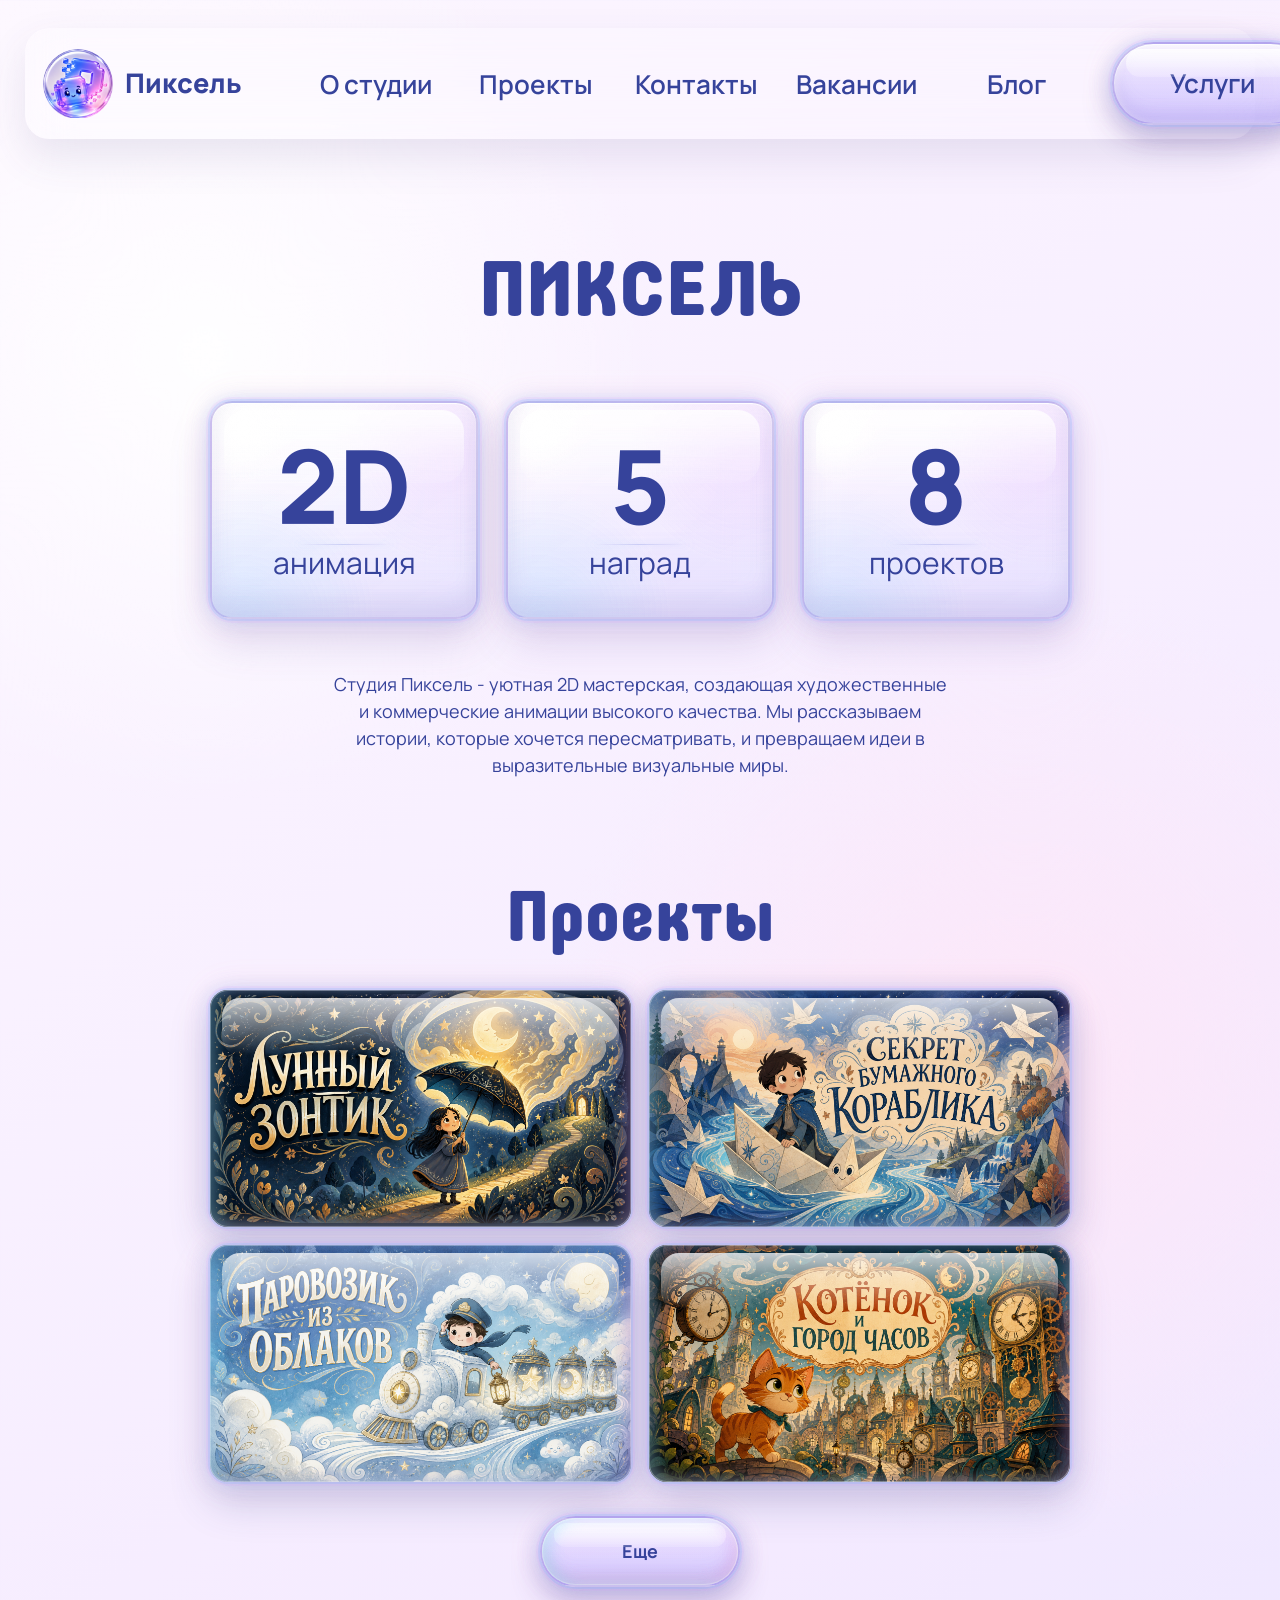
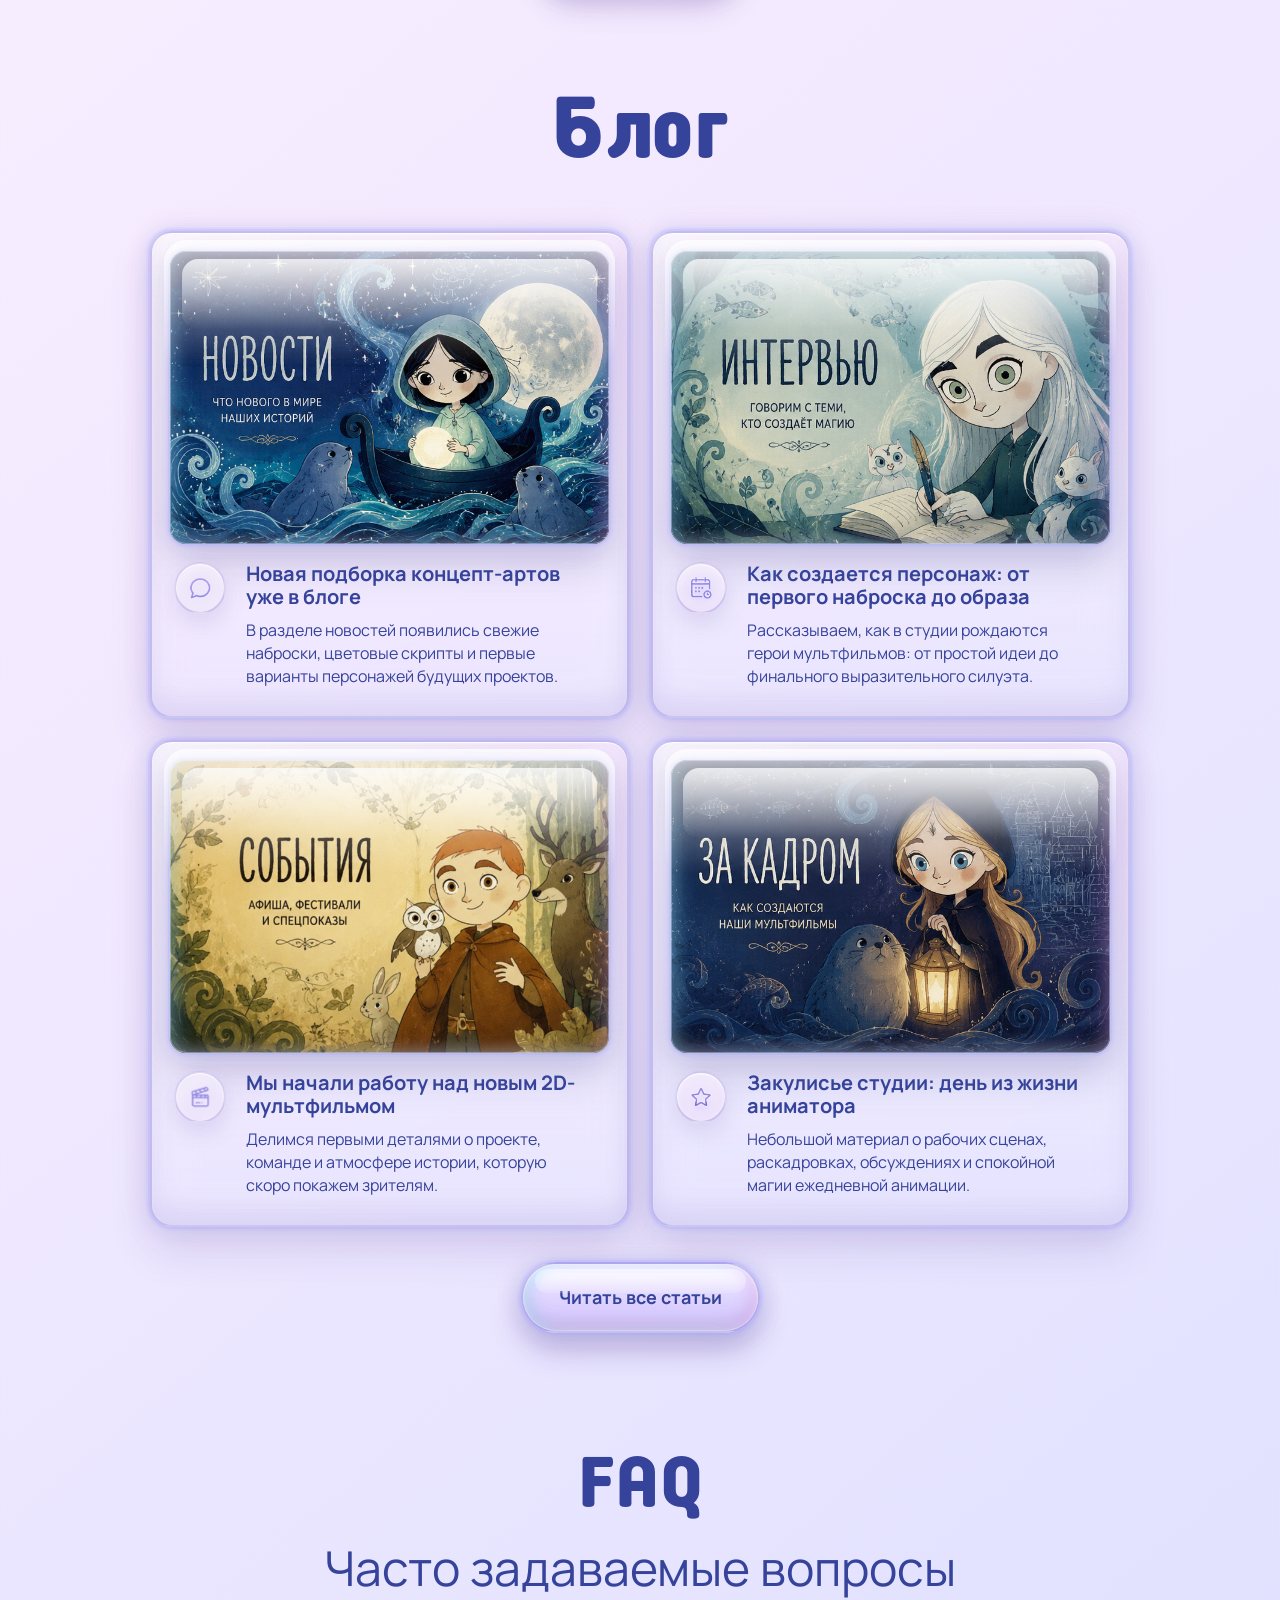
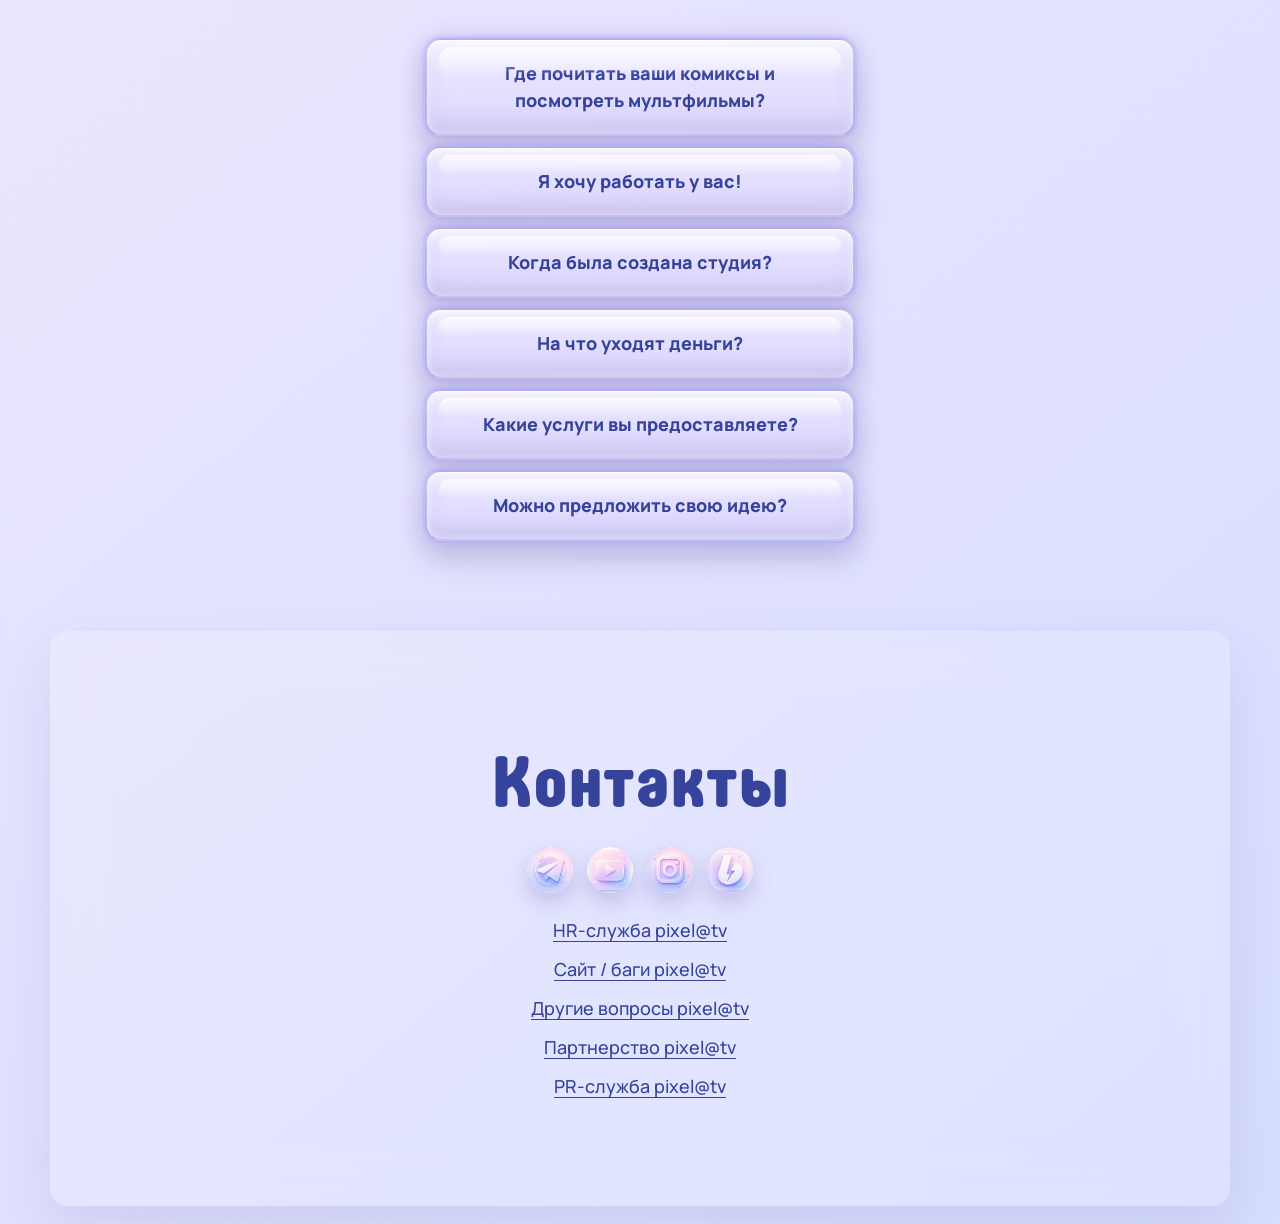
<file: index.html>
<!doctype html>
<html lang="ru">
  <head>
    <meta charset="UTF-8" />
    <meta name="viewport" content="width=device-width, initial-scale=1.0" />
    <title>Пиксель - анимационная студия</title>
    <link rel="preconnect" href="https://fonts.googleapis.com" />
    <link rel="preconnect" href="https://fonts.gstatic.com" crossorigin />
    <link
      href="https://fonts.googleapis.com/css2?family=Manrope:wght@400;500;600;700;800&display=swap"
      rel="stylesheet"
    />
    <link rel="stylesheet" href="styles.css" />
  </head>
  <body>
    <header class="site-header">
      <a class="brand" href="index.html" aria-label="Пиксель, на главную">
        <img class="brand__mark" src="images/логотип.png" alt="" />
        <span class="brand__name">Пиксель</span>
      </a>

      <nav class="main-nav" aria-label="Основная навигация">
        <a href="about.html">О студии</a>
        <a href="projects.html">Проекты</a>
        <a href="contacts.html">Контакты</a>
        <a href="vacancies.html">Вакансии</a>
        <a href="blog.html">Блог</a>
        <a class="nav-pill" href="services.html">Услуги</a>
      </nav>
    </header>

    <main>
      <section class="hero" id="about">
        <p class="studio-title">пиксель</p>

        <div class="stats" aria-label="Ключевые факты о студии">
          <article>
            <strong>2D</strong>
            <span>анимация</span>
          </article>
          <article>
            <strong>5</strong>
            <span>наград</span>
          </article>
          <article>
            <strong>8</strong>
            <span>проектов</span>
          </article>
        </div>

        <p class="intro">
          Студия Пиксель - уютная 2D мастерская, создающая художественные и
          коммерческие анимации высокого качества. Мы рассказываем истории,
          которые хочется пересматривать, и превращаем идеи в выразительные
          визуальные миры.
        </p>
      </section>

      <section class="section projects" id="projects">
        <div class="section-heading">
          <h1>Проекты</h1>
        </div>

        <div class="project-grid">
          <article class="project-card">
            <div class="image-slot">
              <img src="images/лунный мультфильм.png" alt="Лунный зонтик" />
            </div>
          </article>
          <article class="project-card">
            <div class="image-slot">
              <img src="images/секрет мультфильм.png" alt="Секрет бумажного кораблика" />
            </div>
          </article>
          <article class="project-card">
            <div class="image-slot">
              <img src="images/паровозик мультфильм.png" alt="Паровозик из облаков" />
            </div>
          </article>
          <article class="project-card">
            <div class="image-slot">
              <img src="images/котенок мультфильм.png" alt="Котенок и город часов" />
            </div>
          </article>
        </div>

        <a class="button" href="projects.html">Еще</a>
      </section>

      <section class="section blog" id="blog">
        <div class="section-heading">
          <h1>Блог</h1>
        </div>

        <div class="blog-list">
          <article class="blog-item">
            <div>
              <h2>Новая подборка концепт-артов уже в блоге</h2>
              <p>
                В разделе новостей появились свежие наброски, цветовые
                скрипты и первые варианты персонажей будущих проектов.
              </p>
            </div>
            <div class="image-slot image-slot--small">
              <img src="images/блог1.png" alt="Новая подборка концепт-артов" />
            </div>
          </article>

          <article class="blog-item blog-item--reverse">
            <div>
              <h2>Как создается персонаж: от первого наброска до образа</h2>
              <p>
                Рассказываем, как в студии рождаются герои мультфильмов:
                от простой идеи до финального выразительного силуэта.
              </p>
            </div>
            <div class="image-slot image-slot--small">
              <img src="images/блог2.png" alt="Как создается персонаж" />
            </div>
          </article>

          <article class="blog-item">
            <div>
              <h2>Мы начали работу над новым 2D-мультфильмом</h2>
              <p>
                Делимся первыми деталями о проекте, команде и атмосфере
                истории, которую скоро покажем зрителям.
              </p>
            </div>
            <div class="image-slot image-slot--small">
              <img src="images/блог3.png" alt="Новый 2D-мультфильм" />
            </div>
          </article>

          <article class="blog-item blog-item--reverse">
            <div>
              <h2>Закулисье студии: день из жизни аниматора</h2>
              <p>
                Небольшой материал о рабочих сценах, раскадровках,
                обсуждениях и спокойной магии ежедневной анимации.
              </p>
            </div>
            <div class="image-slot image-slot--small">
              <img src="images/блог4.png" alt="Закулисье студии" />
            </div>
          </article>
        </div>

        <a class="button blog-more" href="blog.html">Читать все статьи</a>
      </section>

      <section class="section faq" aria-labelledby="faq-title">
        <div class="section-heading">
          <h1 id="faq-title">FAQ</h1>
          <p>Часто задаваемые вопросы</p>
        </div>

        <div class="faq-list">
          <details>
            <summary>Где почитать ваши комиксы и посмотреть мультфильмы?</summary>
            <p>На отдельных страницах проектов и в официальных соцсетях студии.</p>
          </details>
          <details>
            <summary>Я хочу работать у вас!</summary>
            <p>Отклик можно отправить через страницу вакансий или на HR-почту.</p>
          </details>
          <details>
            <summary>Когда была создана студия?</summary>
            <p>Студия выросла из небольшой творческой команды и постепенно стала полноценной мастерской.</p>
          </details>
          <details>
            <summary>На что уходят деньги?</summary>
            <p>На работу команды, производство анимации, звук, монтаж, продвижение и поддержку проектов.</p>
          </details>
          <details>
            <summary>Какие услуги вы предоставляете?</summary>
            <p>2D-анимация, персонажный дизайн, раскадровка, клипы, рекламные ролики и заставки.</p>
          </details>
          <details>
            <summary>Можно предложить свою идею?</summary>
            <p>Да, для партнерских предложений предусмотрена отдельная почта.</p>
          </details>
        </div>
      </section>
    </main>

    <footer class="contacts" id="contacts">
      <h1>Контакты</h1>
      <div class="socials" aria-label="Социальные сети">
        <a href="#" aria-label="Telegram"><img src="images/тг.png" alt="" /></a>
        <a href="#" aria-label="YouTube"><img src="images/ютуб.png" alt="" /></a>
        <a href="#" aria-label="Instagram"><img src="images/инста.png" alt="" /></a>
        <a href="#" aria-label="Boosty"><img src="images/бусти.png" alt="" /></a>
      </div>
      <address>
        <a href="mailto:hr.pixel@tv">HR-служба pixel@tv</a>
        <a href="mailto:bug.pixel@tv">Сайт / баги pixel@tv</a>
        <a href="mailto:info.pixel@tv">Другие вопросы pixel@tv</a>
        <a href="mailto:partner.pixel@tv">Партнерство pixel@tv</a>
        <a href="mailto:pr.pixel@tv">PR-служба pixel@tv</a>
      </address>
    </footer>
  </body>
</html>
</file>
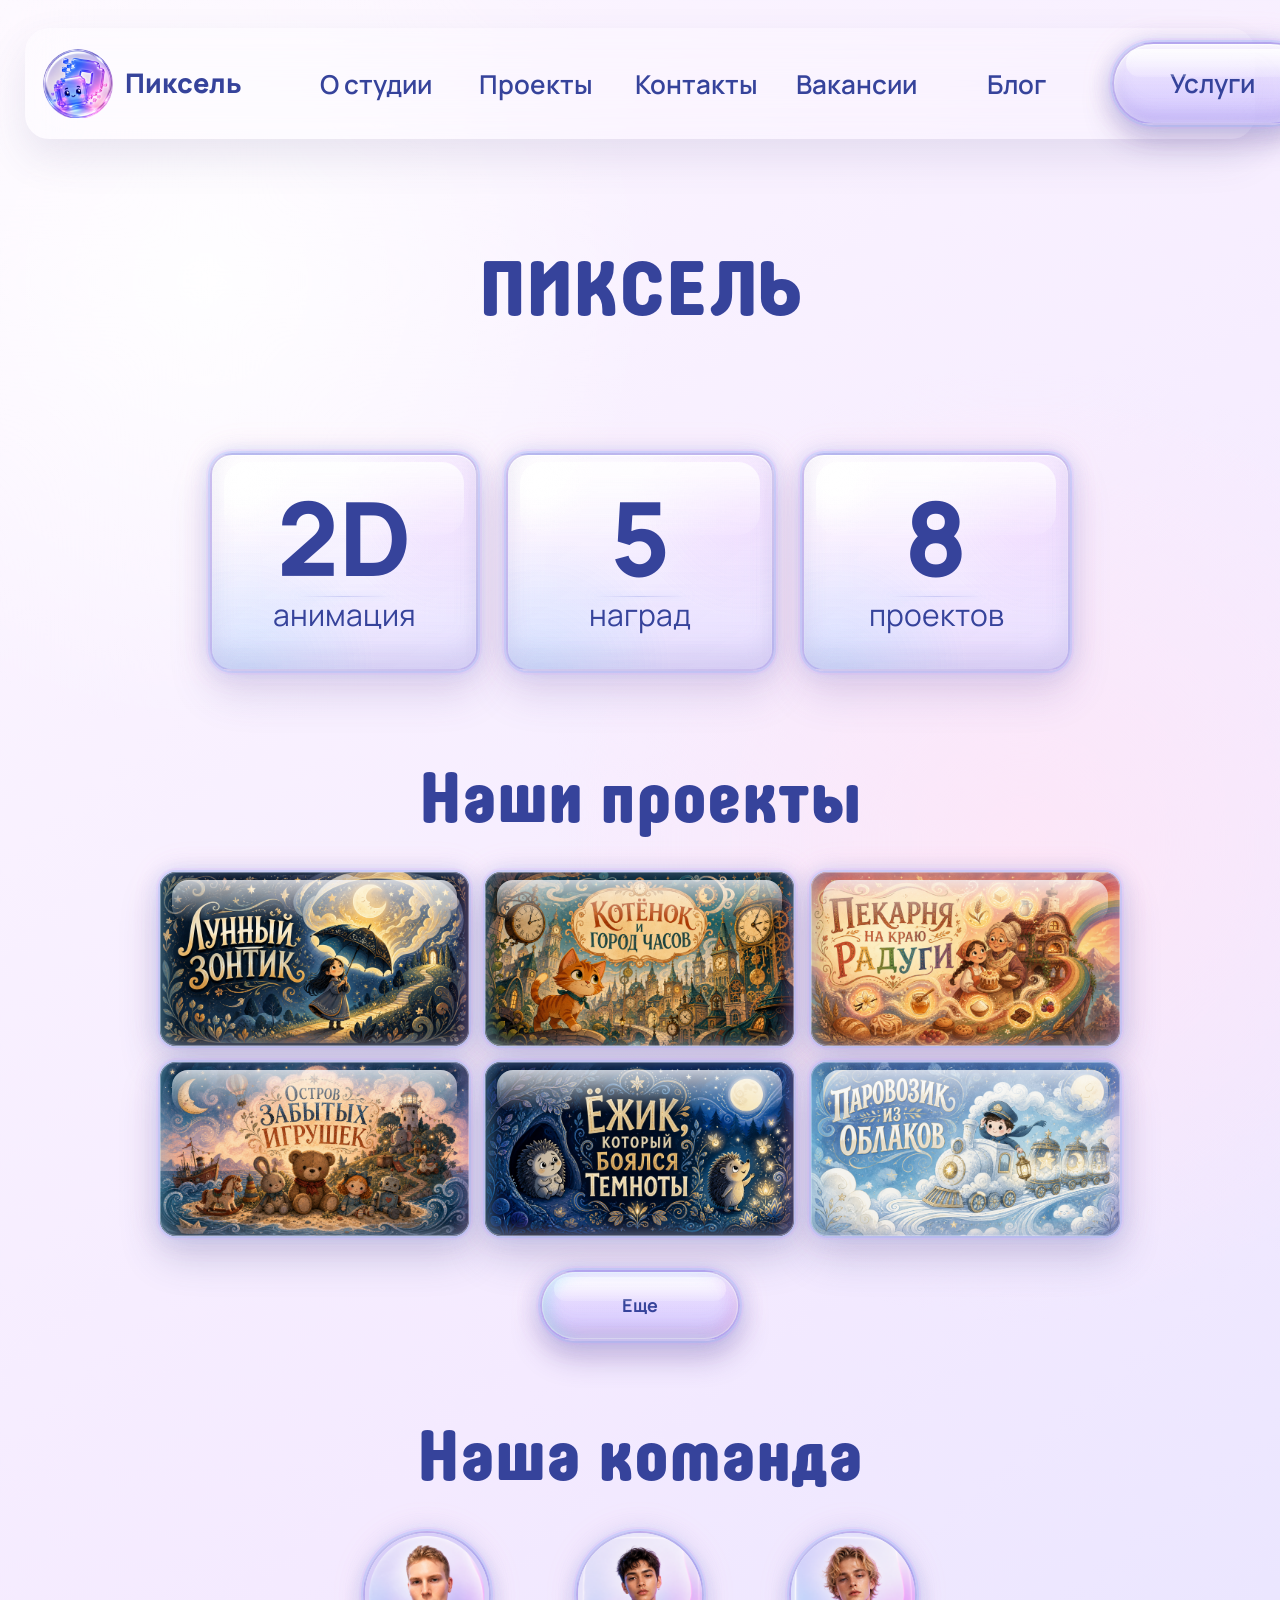
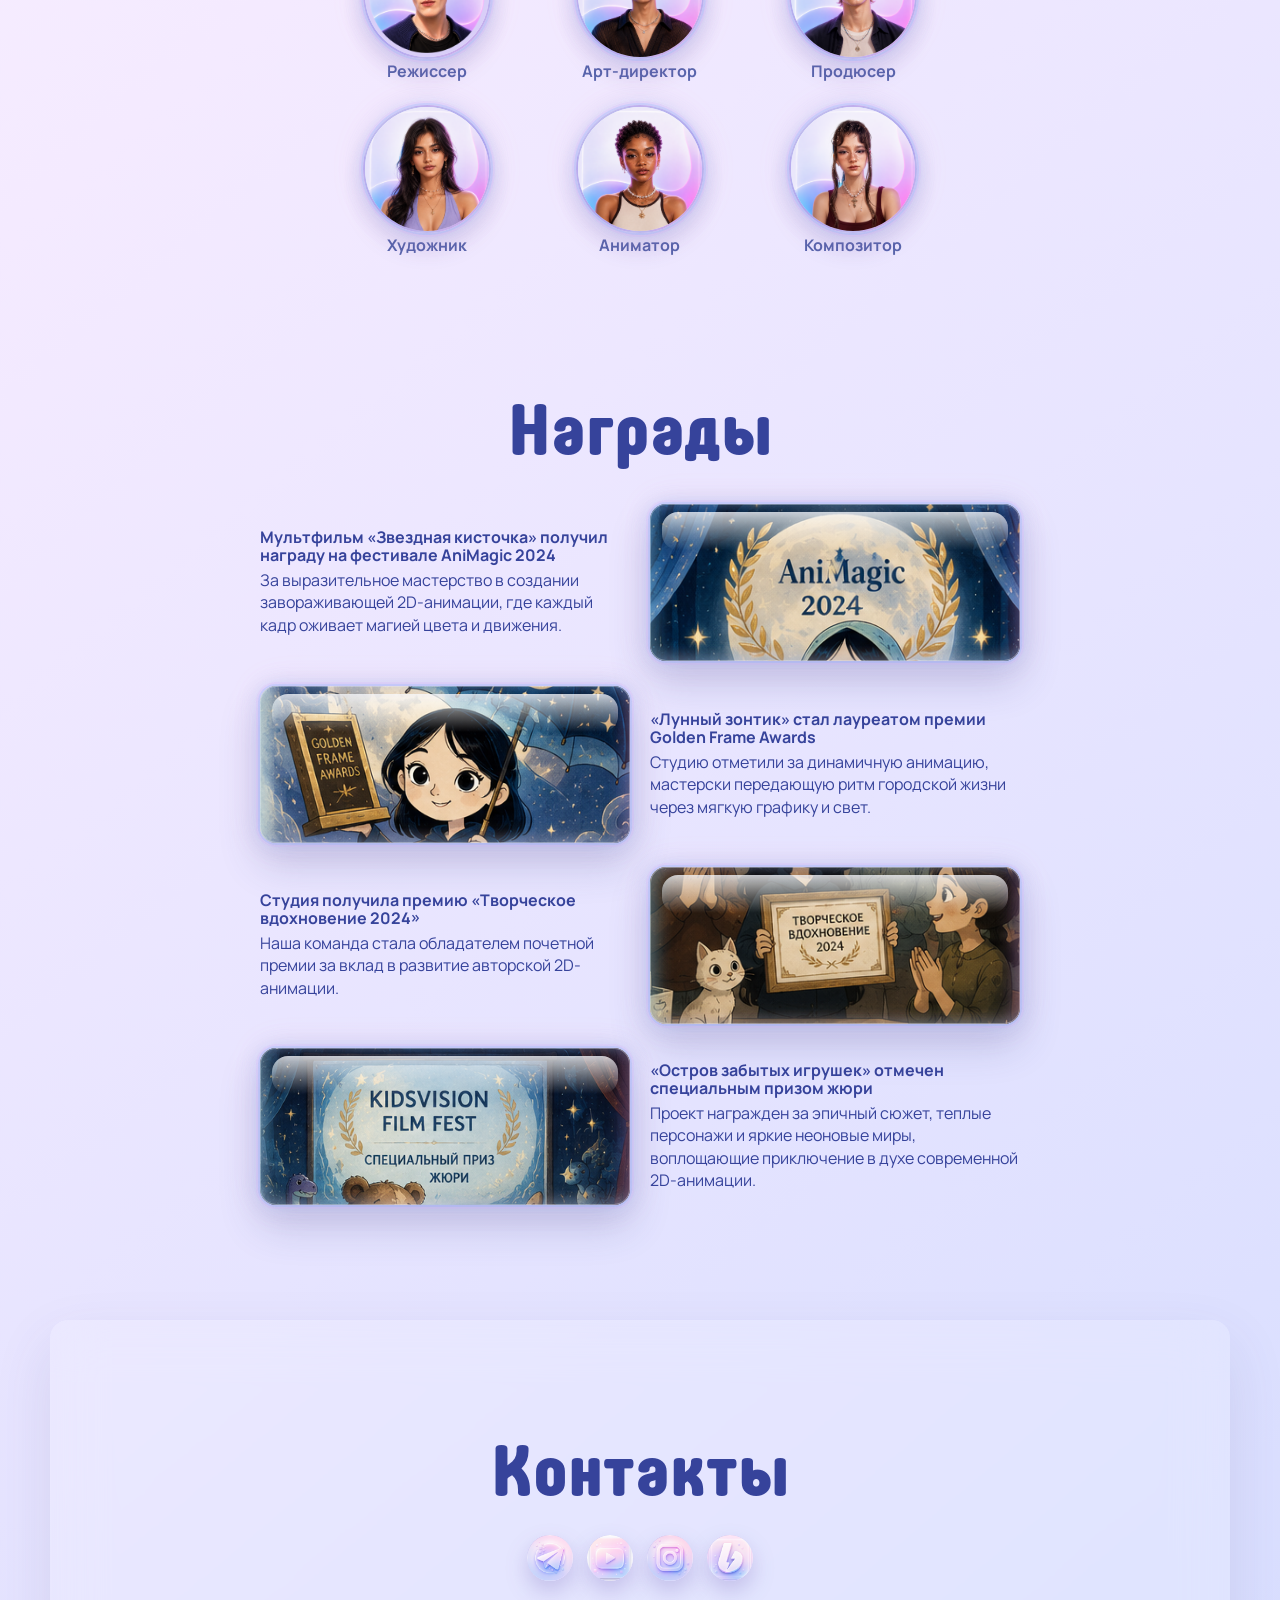
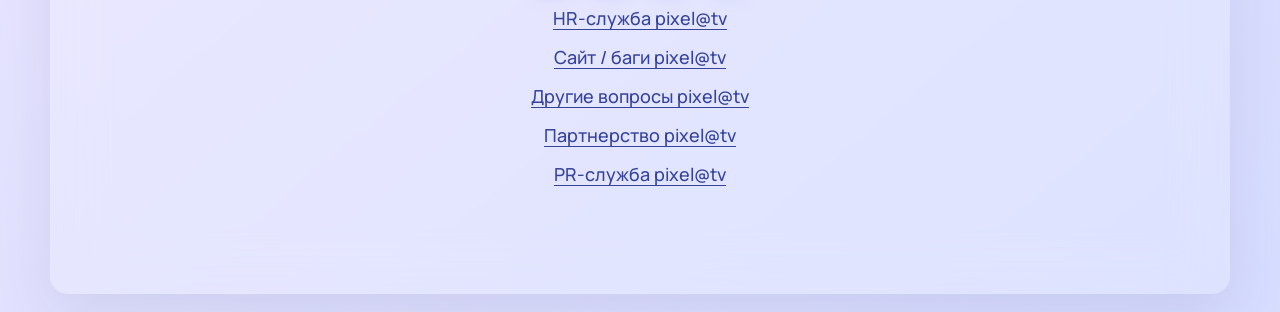
<file: about.html>
<!doctype html>
<html lang="ru">
  <head>
    <meta charset="UTF-8" />
    <meta name="viewport" content="width=device-width, initial-scale=1.0" />
    <title>О студии - Пиксель</title>
    <link rel="preconnect" href="https://fonts.googleapis.com" />
    <link rel="preconnect" href="https://fonts.gstatic.com" crossorigin />
    <link
      href="https://fonts.googleapis.com/css2?family=Manrope:wght@400;500;600;700;800&display=swap"
      rel="stylesheet"
    />
    <link rel="stylesheet" href="styles.css" />
  </head>
  <body>
    <header class="site-header">
      <a class="brand" href="index.html" aria-label="Пиксель, на главную">
        <img class="brand__mark" src="images/логотип.png" alt="" />
        <span class="brand__name">Пиксель</span>
      </a>

      <nav class="main-nav" aria-label="Основная навигация">
        <a href="about.html" aria-current="page">О студии</a>
        <a href="projects.html">Проекты</a>
        <a href="contacts.html">Контакты</a>
        <a href="vacancies.html">Вакансии</a>
        <a href="blog.html">Блог</a>
        <a class="nav-pill" href="services.html">Услуги</a>
      </nav>
    </header>

    <main>
      <section class="hero about-hero">
        <p class="studio-title">пиксель</p>

        <div class="stats" aria-label="Ключевые факты о студии">
          <article>
            <strong>2D</strong>
            <span>анимация</span>
          </article>
          <article>
            <strong>5</strong>
            <span>наград</span>
          </article>
          <article>
            <strong>8</strong>
            <span>проектов</span>
          </article>
        </div>
      </section>

      <section class="section about-projects" id="projects">
        <div class="section-heading">
          <h1>Наши проекты</h1>
        </div>

        <div class="project-grid project-grid--wide">
          <article class="project-card">
            <div class="image-slot image-slot--project">
              <img src="images/лунный мультфильм.png" alt="Лунный зонтик" />
            </div>
          </article>
          <article class="project-card">
            <div class="image-slot image-slot--project">
              <img src="images/котенок мультфильм.png" alt="Котенок и город часов" />
            </div>
          </article>
          <article class="project-card">
            <div class="image-slot image-slot--project">
              <img src="images/пекарня мультфильм.png" alt="Пекарня на краю радуги" />
            </div>
          </article>
          <article class="project-card">
            <div class="image-slot image-slot--project">
              <img src="images/остров мультфильм.png" alt="Остров забытых игрушек" />
            </div>
          </article>
          <article class="project-card">
            <div class="image-slot image-slot--project">
              <img src="images/ежик мультфильм.png" alt="Ежик, который боялся темноты" />
            </div>
          </article>
          <article class="project-card">
            <div class="image-slot image-slot--project">
              <img src="images/паровозик мультфильм.png" alt="Паровозик из облаков" />
            </div>
          </article>
        </div>

        <a class="button" href="projects.html">Еще</a>
      </section>

      <section class="section team">
        <div class="section-heading">
          <h1>Наша команда</h1>
        </div>

        <div class="team-grid" aria-label="Команда студии">
          <article class="team-card">
            <div class="portrait-slot"><img src="images/команда1.png" alt="Алина Мирова" /></div>
            <p>Режиссер</p>
          </article>
          <article class="team-card">
            <div class="portrait-slot"><img src="images/команда2.png" alt="Марк Соколов" /></div>
            <p>Арт-директор</p>
          </article>
          <article class="team-card">
            <div class="portrait-slot"><img src="images/команда3.png" alt="Ника Рэй" /></div>
            <p>Продюсер</p>
          </article>
          <article class="team-card">
            <div class="portrait-slot"><img src="images/команда4.png" alt="Лея Волкова" /></div>
            <p>Художник</p>
          </article>
          <article class="team-card">
            <div class="portrait-slot"><img src="images/команда5.png" alt="Данил Ким" /></div>
            <p>Аниматор</p>
          </article>
          <article class="team-card">
            <div class="portrait-slot"><img src="images/команда6.png" alt="Егор Ланской" /></div>
            <p>Композитор</p>
          </article>
        </div>
      </section>

      <section class="section awards">
        <div class="section-heading">
          <h1>Награды</h1>
        </div>

        <div class="award-list">
          <article class="award-item">
            <div>
              <h2>Мультфильм «Звездная кисточка» получил награду на фестивале AniMagic 2024</h2>
              <p>
                За выразительное мастерство в создании завораживающей
                2D-анимации, где каждый кадр оживает магией цвета и движения.
              </p>
            </div>
            <div class="image-slot image-slot--award">
              <img src="images/награды1 — копия.png" alt="Награда AniMagic 2024" />
            </div>
          </article>

          <article class="award-item award-item--reverse">
            <div>
              <h2>«Лунный зонтик» стал лауреатом премии Golden Frame Awards</h2>
              <p>
                Студию отметили за динамичную анимацию, мастерски передающую
                ритм городской жизни через мягкую графику и свет.
              </p>
            </div>
            <div class="image-slot image-slot--award">
              <img src="images/награды2 — копия.png" alt="Награда Golden Frame Awards" />
            </div>
          </article>

          <article class="award-item">
            <div>
              <h2>Студия получила премию «Творческое вдохновение 2024»</h2>
              <p>
                Наша команда стала обладателем почетной премии за вклад
                в развитие авторской 2D-анимации.
              </p>
            </div>
            <div class="image-slot image-slot--award">
              <img src="images/награды3 — копия.png" alt="Премия Творческое вдохновение 2024" />
            </div>
          </article>

          <article class="award-item award-item--reverse">
            <div>
              <h2>«Остров забытых игрушек» отмечен специальным призом жюри</h2>
              <p>
                Проект награжден за эпичный сюжет, теплые персонажи и яркие
                неоновые миры, воплощающие приключение в духе современной
                2D-анимации.
              </p>
            </div>
            <div class="image-slot image-slot--award">
              <img src="images/награды4 — копия.png" alt="Специальный приз жюри" />
            </div>
          </article>
        </div>
      </section>
    </main>

    <footer class="contacts" id="contacts">
      <h1>Контакты</h1>
      <div class="socials" aria-label="Социальные сети">
        <a href="#" aria-label="Telegram"><img src="images/тг.png" alt="" /></a>
        <a href="#" aria-label="YouTube"><img src="images/ютуб.png" alt="" /></a>
        <a href="#" aria-label="Instagram"><img src="images/инста.png" alt="" /></a>
        <a href="#" aria-label="Boosty"><img src="images/бусти.png" alt="" /></a>
      </div>
      <address>
        <a href="mailto:hr.pixel@tv">HR-служба pixel@tv</a>
        <a href="mailto:bug.pixel@tv">Сайт / баги pixel@tv</a>
        <a href="mailto:info.pixel@tv">Другие вопросы pixel@tv</a>
        <a href="mailto:partner.pixel@tv">Партнерство pixel@tv</a>
        <a href="mailto:pr.pixel@tv">PR-служба pixel@tv</a>
      </address>
    </footer>
  </body>
</html>
</file>
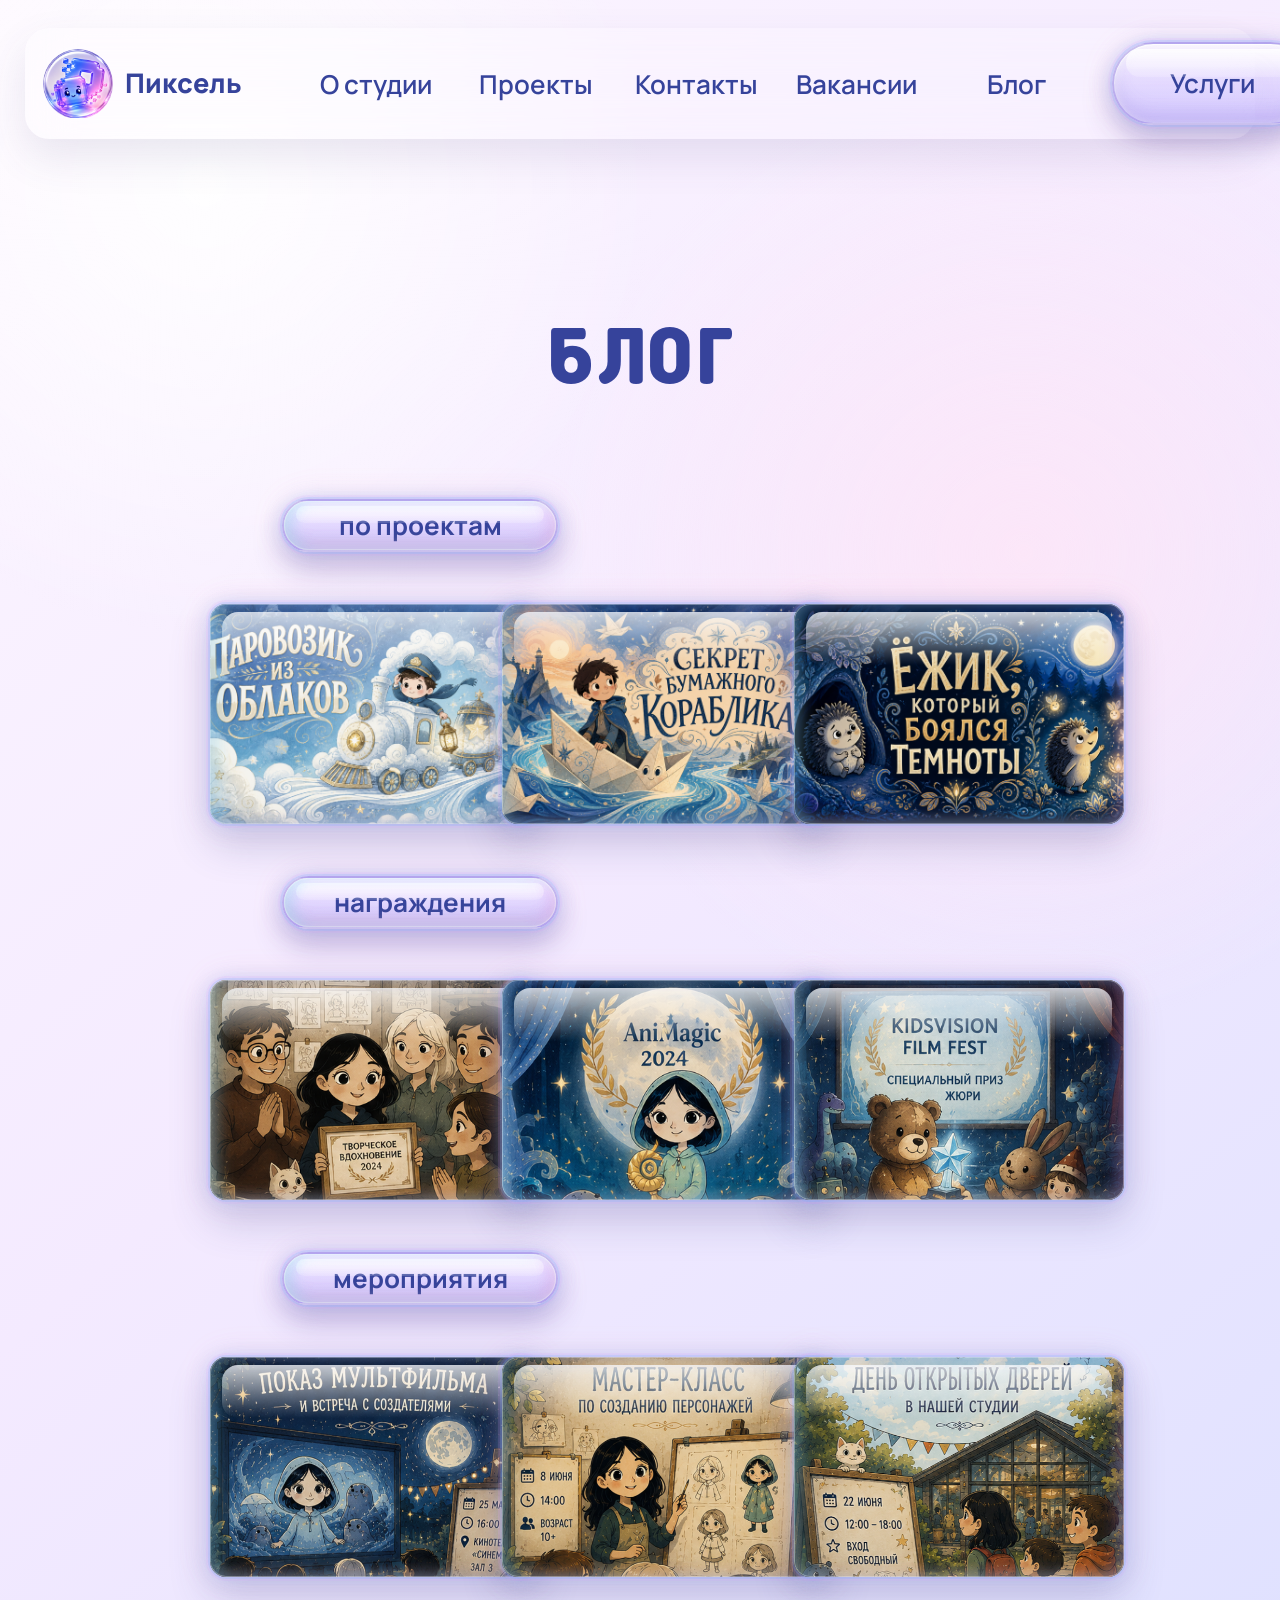
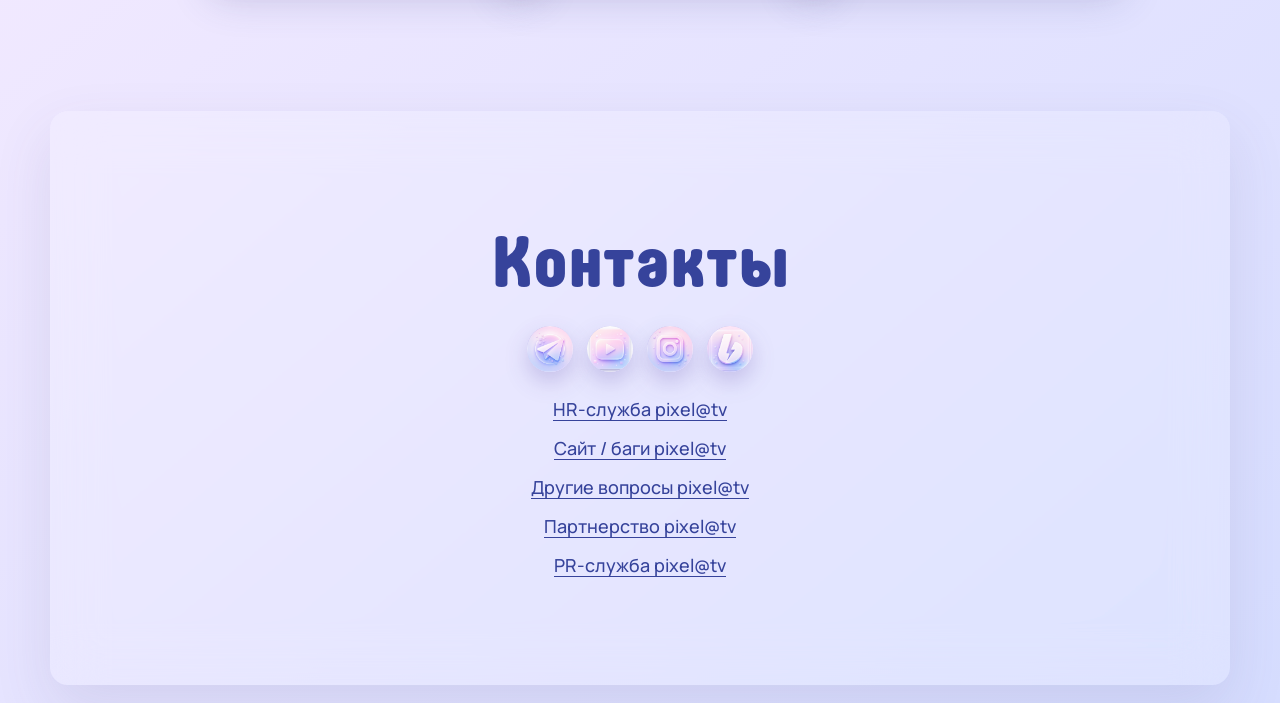
<file: blog.html>
<!doctype html>
<html lang="ru">
  <head>
    <meta charset="UTF-8" />
    <meta name="viewport" content="width=device-width, initial-scale=1.0" />
    <title>Блог - Пиксель</title>
    <link rel="preconnect" href="https://fonts.googleapis.com" />
    <link rel="preconnect" href="https://fonts.gstatic.com" crossorigin />
    <link
      href="https://fonts.googleapis.com/css2?family=Manrope:wght@400;500;600;700;800&display=swap"
      rel="stylesheet"
    />
    <link rel="stylesheet" href="styles.css" />
  </head>
  <body>
    <header class="site-header">
      <a class="brand" href="index.html" aria-label="Пиксель, на главную">
        <img class="brand__mark" src="images/логотип.png" alt="" />
        <span class="brand__name">Пиксель</span>
      </a>

      <nav class="main-nav" aria-label="Основная навигация">
        <a href="about.html">О студии</a>
        <a href="projects.html">Проекты</a>
        <a href="contacts.html">Контакты</a>
        <a href="vacancies.html">Вакансии</a>
        <a href="blog.html" aria-current="page">Блог</a>
        <a class="nav-pill" href="services.html">Услуги</a>
      </nav>
    </header>

    <main>
      <section class="blog-hero">
        <h1>блог</h1>
      </section>

      <section class="blog-catalog" aria-label="Разделы блога">
        <article class="blog-category">
          <h2>по проектам</h2>
          <div class="blog-card-grid">
            <a class="blog-cover" href="#">
              <div class="image-slot image-slot--blog-cover">
                <img src="images/паровозик мультфильм.png" alt="Паровозик из облаков" />
              </div>
            </a>
            <a class="blog-cover" href="#">
              <div class="image-slot image-slot--blog-cover">
                <img src="images/секрет мультфильм.png" alt="Секрет бумажного кораблика" />
              </div>
            </a>
            <a class="blog-cover" href="#">
              <div class="image-slot image-slot--blog-cover">
                <img src="images/ежик мультфильм.png" alt="Ежик, который боялся темноты" />
              </div>
            </a>
          </div>
        </article>

        <article class="blog-category">
          <h2>награждения</h2>
          <div class="blog-card-grid">
            <a class="blog-cover" href="#">
              <div class="image-slot image-slot--blog-cover image-slot--award-cover-up">
                <img src="images/награды3.png" alt="Творческое вдохновение 2024" />
              </div>
            </a>
            <a class="blog-cover" href="#">
              <div class="image-slot image-slot--blog-cover">
                <img src="images/награды1.png" alt="AniMagic 2024" />
              </div>
            </a>
            <a class="blog-cover" href="#">
              <div class="image-slot image-slot--blog-cover">
                <img src="images/награды4.png" alt="KidsVision Film Fest" />
              </div>
            </a>
          </div>
        </article>

        <article class="blog-category">
          <h2>мероприятия</h2>
          <div class="blog-card-grid">
            <a class="blog-cover" href="#">
              <div class="image-slot image-slot--blog-cover">
                <img src="images/мероприятия1.png" alt="Мастер-класс по персонажам" />
              </div>
            </a>
            <a class="blog-cover" href="#">
              <div class="image-slot image-slot--blog-cover">
                <img src="images/мероприятия2.png" alt="День открытых дверей" />
              </div>
            </a>
            <a class="blog-cover" href="#">
              <div class="image-slot image-slot--blog-cover">
                <img src="images/мероприятия3.png" alt="Показ мультфильма" />
              </div>
            </a>
          </div>
        </article>
      </section>
    </main>

    <footer class="contacts" id="contacts">
      <h1>Контакты</h1>
      <div class="socials" aria-label="Социальные сети">
        <a href="#" aria-label="Telegram"><img src="images/тг.png" alt="" /></a>
        <a href="#" aria-label="YouTube"><img src="images/ютуб.png" alt="" /></a>
        <a href="#" aria-label="Instagram"><img src="images/инста.png" alt="" /></a>
        <a href="#" aria-label="Boosty"><img src="images/бусти.png" alt="" /></a>
      </div>
      <address>
        <a href="mailto:hr.pixel@tv">HR-служба pixel@tv</a>
        <a href="mailto:bug.pixel@tv">Сайт / баги pixel@tv</a>
        <a href="mailto:info.pixel@tv">Другие вопросы pixel@tv</a>
        <a href="mailto:partner.pixel@tv">Партнерство pixel@tv</a>
        <a href="mailto:pr.pixel@tv">PR-служба pixel@tv</a>
      </address>
    </footer>
  </body>
</html>
</file>
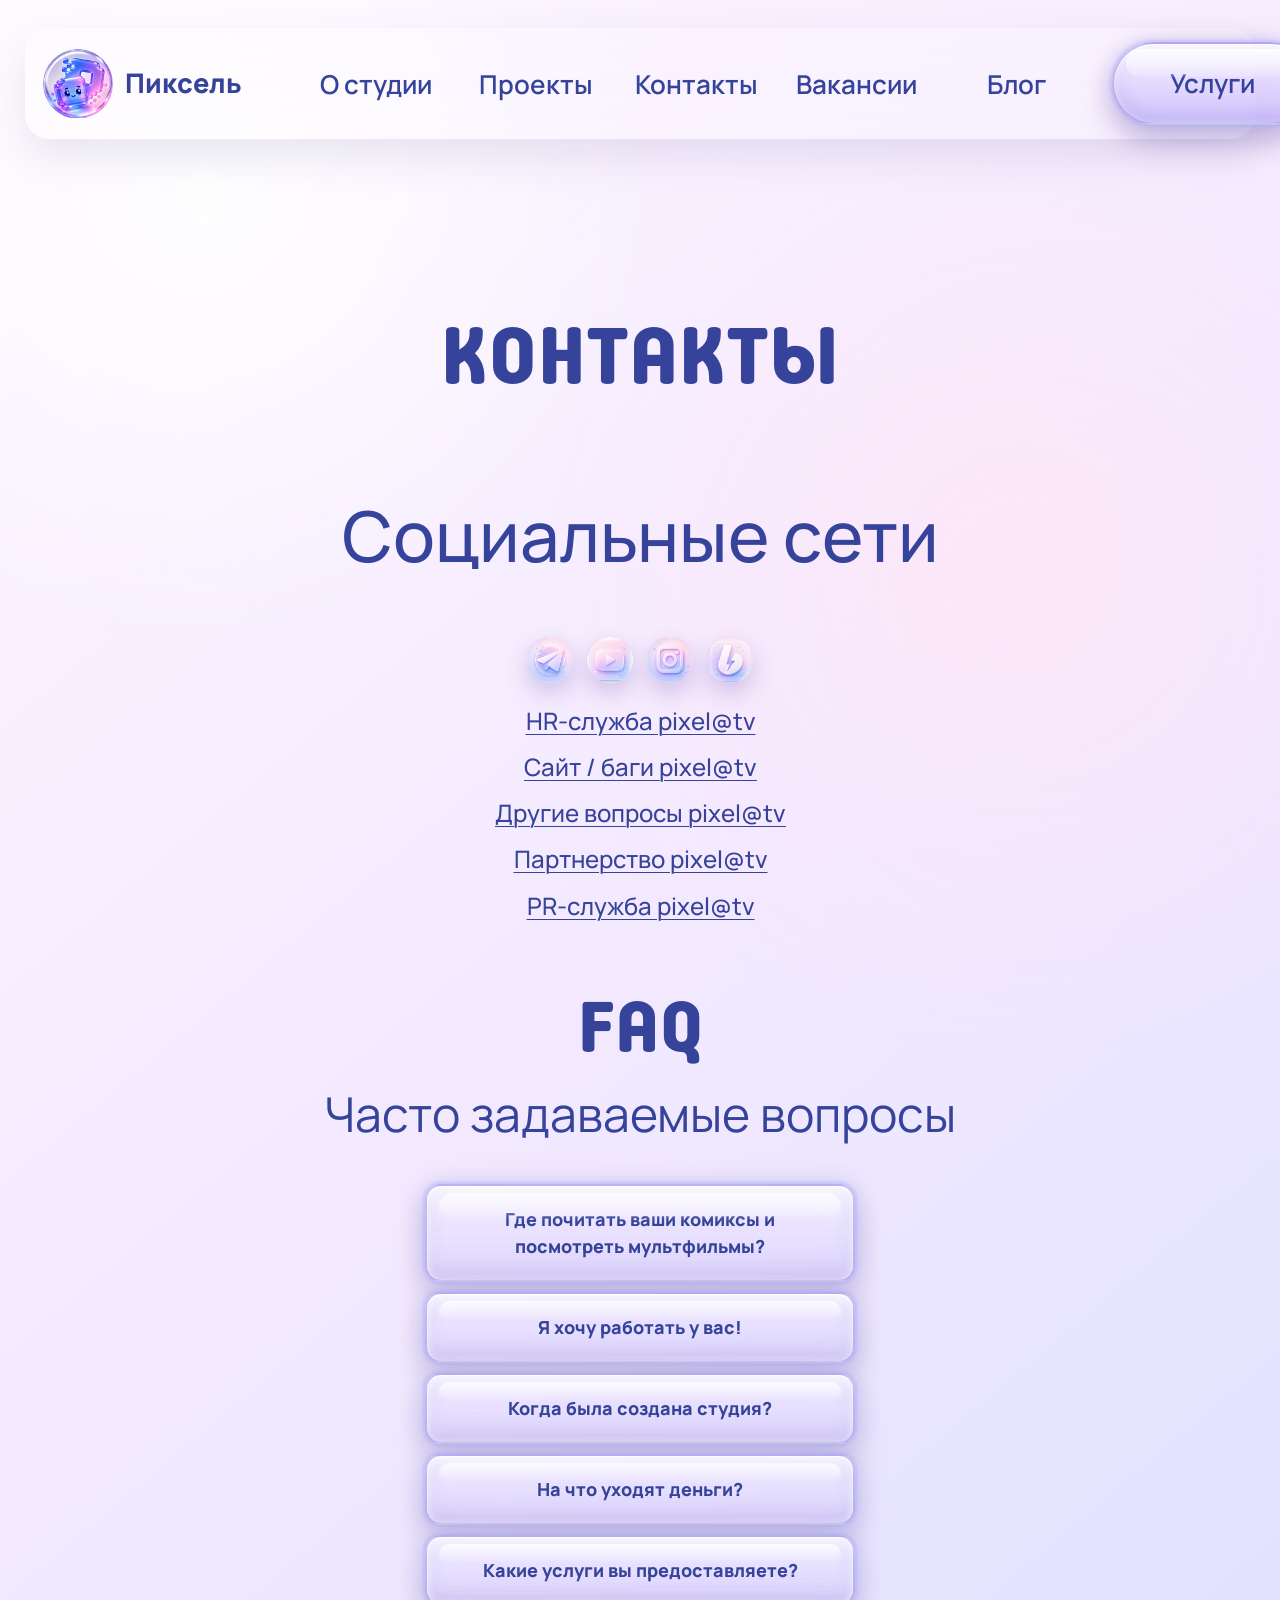
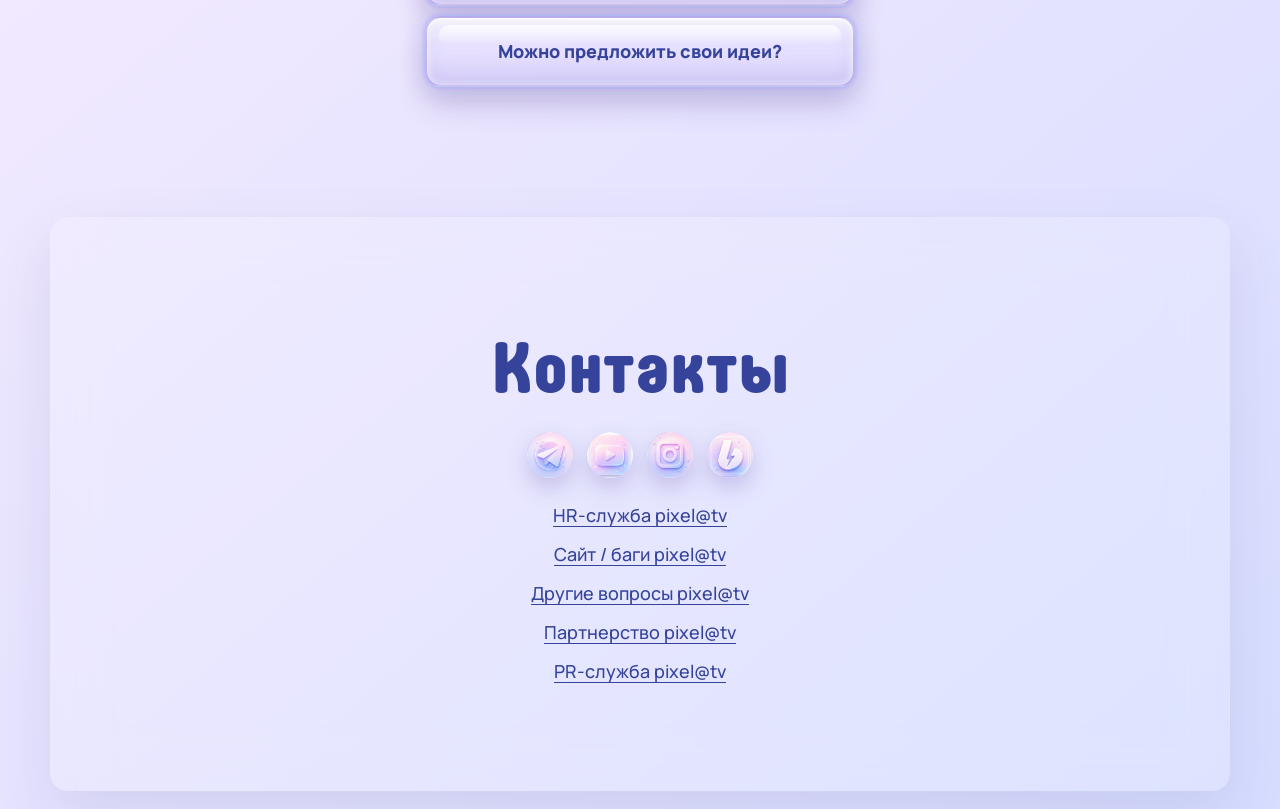
<file: contacts.html>
<!doctype html>
<html lang="ru">
  <head>
    <meta charset="UTF-8" />
    <meta name="viewport" content="width=device-width, initial-scale=1.0" />
    <title>Контакты - Пиксель</title>
    <link rel="preconnect" href="https://fonts.googleapis.com" />
    <link rel="preconnect" href="https://fonts.gstatic.com" crossorigin />
    <link
      href="https://fonts.googleapis.com/css2?family=Manrope:wght@400;500;600;700;800&display=swap"
      rel="stylesheet"
    />
    <link rel="stylesheet" href="styles.css" />
  </head>
  <body>
    <header class="site-header">
      <a class="brand" href="index.html" aria-label="Пиксель, на главную">
        <img class="brand__mark" src="images/логотип.png" alt="" />
        <span class="brand__name">Пиксель</span>
      </a>

      <nav class="main-nav" aria-label="Основная навигация">
        <a href="about.html">О студии</a>
        <a href="projects.html">Проекты</a>
        <a href="contacts.html" aria-current="page">Контакты</a>
        <a href="vacancies.html">Вакансии</a>
        <a href="blog.html">Блог</a>
        <a class="nav-pill" href="services.html">Услуги</a>
      </nav>
    </header>

    <main>
      <section class="contacts-hero">
        <h1>контакты</h1>
      </section>

      <section class="contacts-main" aria-labelledby="social-title">
        <h2 id="social-title">Социальные сети</h2>
        <div class="socials socials--large" aria-label="Социальные сети">
          <a href="#" aria-label="Telegram"><img src="images/тг.png" alt="" /></a>
          <a href="#" aria-label="YouTube"><img src="images/ютуб.png" alt="" /></a>
          <a href="#" aria-label="Instagram"><img src="images/инста.png" alt="" /></a>
          <a href="#" aria-label="Boosty"><img src="images/бусти.png" alt="" /></a>
        </div>

        <address class="contacts-main__links">
          <a href="mailto:hr.pixel@tv">HR-служба pixel@tv</a>
          <a href="mailto:bug.pixel@tv">Сайт / баги pixel@tv</a>
          <a href="mailto:info.pixel@tv">Другие вопросы pixel@tv</a>
          <a href="mailto:partner.pixel@tv">Партнерство pixel@tv</a>
          <a href="mailto:pr.pixel@tv">PR-служба pixel@tv</a>
        </address>
      </section>

      <section class="section faq contacts-faq" aria-labelledby="contacts-faq-title">
        <div class="section-heading">
          <h1 id="contacts-faq-title">FAQ</h1>
          <p>Часто задаваемые вопросы</p>
        </div>

        <div class="faq-list">
          <details>
            <summary>Где почитать ваши комиксы и посмотреть мультфильмы?</summary>
            <p>На страницах проектов, в блоге и в официальных социальных сетях студии.</p>
          </details>
          <details>
            <summary>Я хочу работать у вас!</summary>
            <p>Посмотрите страницу вакансий или напишите на HR-почту с портфолио.</p>
          </details>
          <details>
            <summary>Когда была создана студия?</summary>
            <p>Студия выросла из небольшой команды художников и аниматоров.</p>
          </details>
          <details>
            <summary>На что уходят деньги?</summary>
            <p>На работу команды, производство анимации, звук, монтаж, продвижение и поддержку проектов.</p>
          </details>
          <details>
            <summary>Какие услуги вы предоставляете?</summary>
            <p>Художественная и коммерческая 2D-анимация, ролики, заставки, маскоты и промо-сериалы.</p>
          </details>
          <details>
            <summary>Можно предложить свои идеи?</summary>
            <p>Да, для предложений и партнерств можно написать на отдельную почту.</p>
          </details>
        </div>
      </section>
    </main>

    <footer class="contacts" id="contacts">
      <h1>Контакты</h1>
      <div class="socials" aria-label="Социальные сети">
        <a href="#" aria-label="Telegram"><img src="images/тг.png" alt="" /></a>
        <a href="#" aria-label="YouTube"><img src="images/ютуб.png" alt="" /></a>
        <a href="#" aria-label="Instagram"><img src="images/инста.png" alt="" /></a>
        <a href="#" aria-label="Boosty"><img src="images/бусти.png" alt="" /></a>
      </div>
      <address>
        <a href="mailto:hr.pixel@tv">HR-служба pixel@tv</a>
        <a href="mailto:bug.pixel@tv">Сайт / баги pixel@tv</a>
        <a href="mailto:info.pixel@tv">Другие вопросы pixel@tv</a>
        <a href="mailto:partner.pixel@tv">Партнерство pixel@tv</a>
        <a href="mailto:pr.pixel@tv">PR-служба pixel@tv</a>
      </address>
    </footer>
  </body>
</html>
</file>
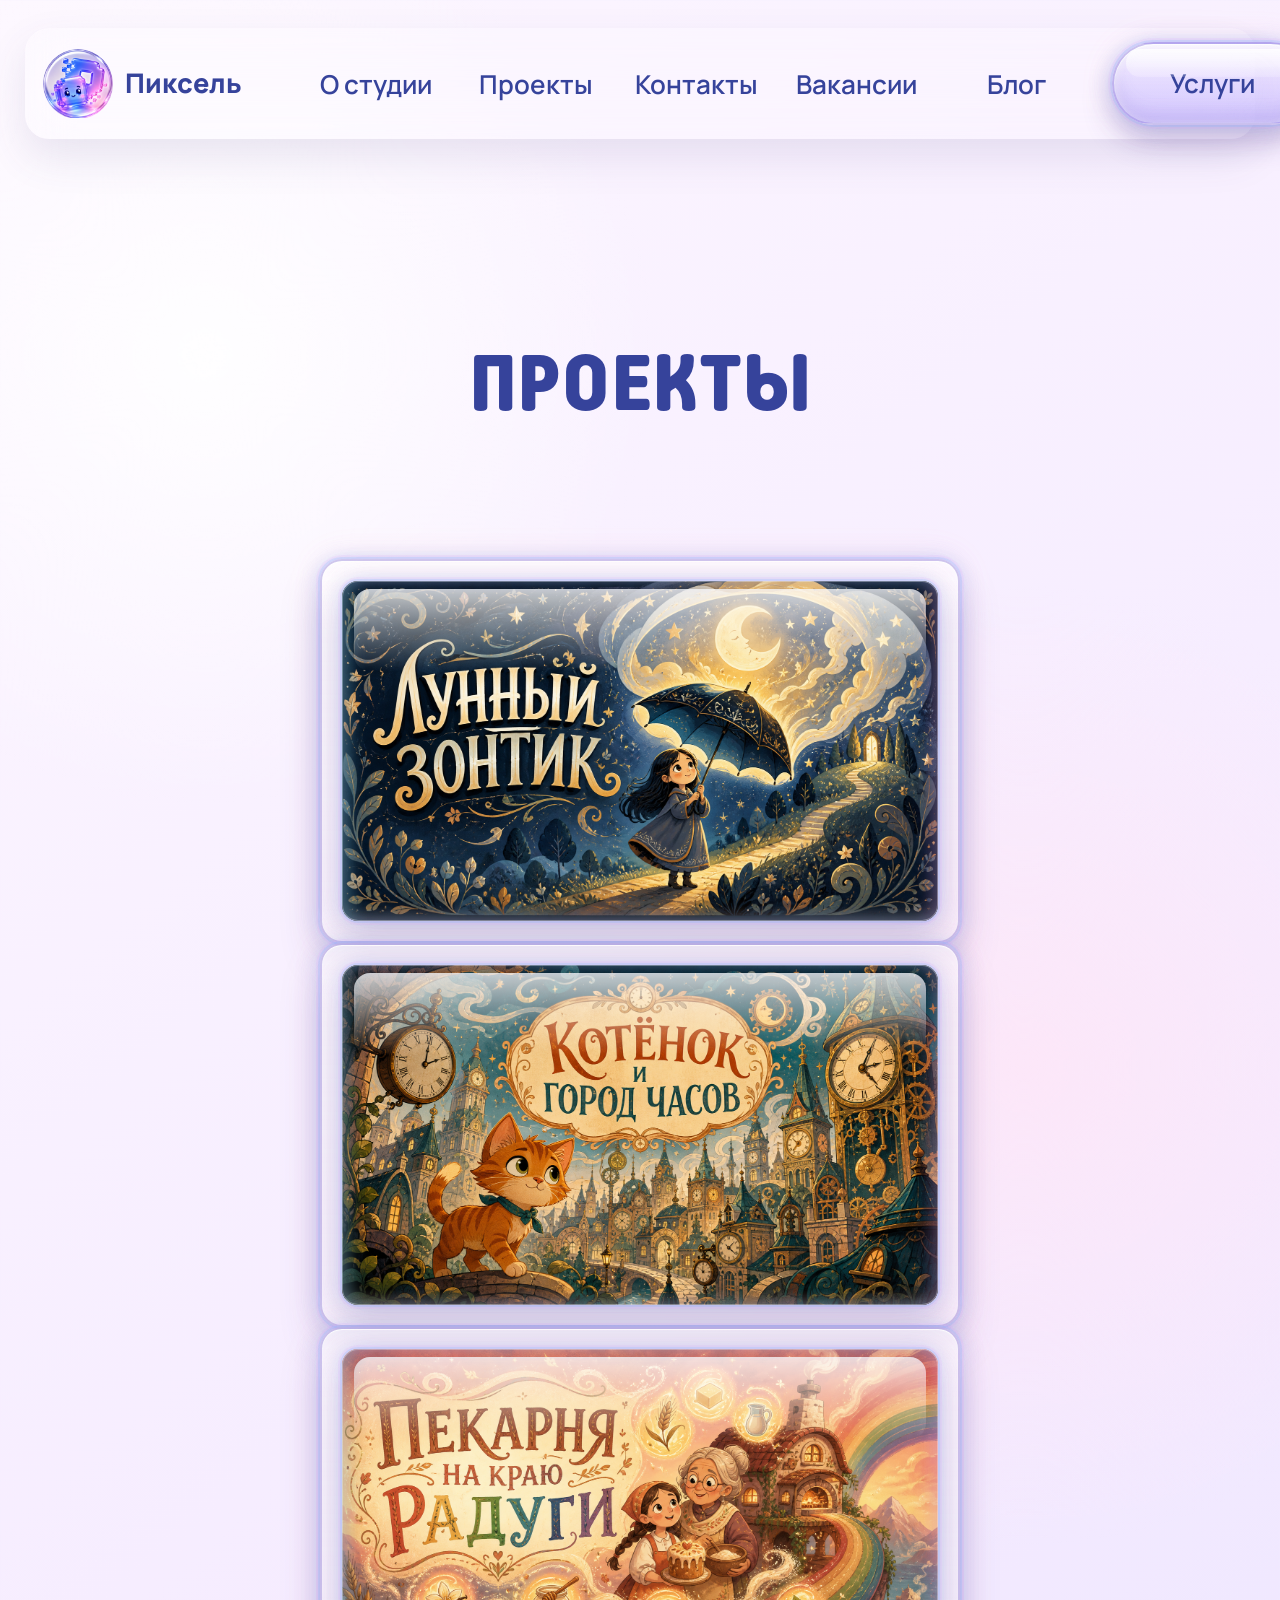
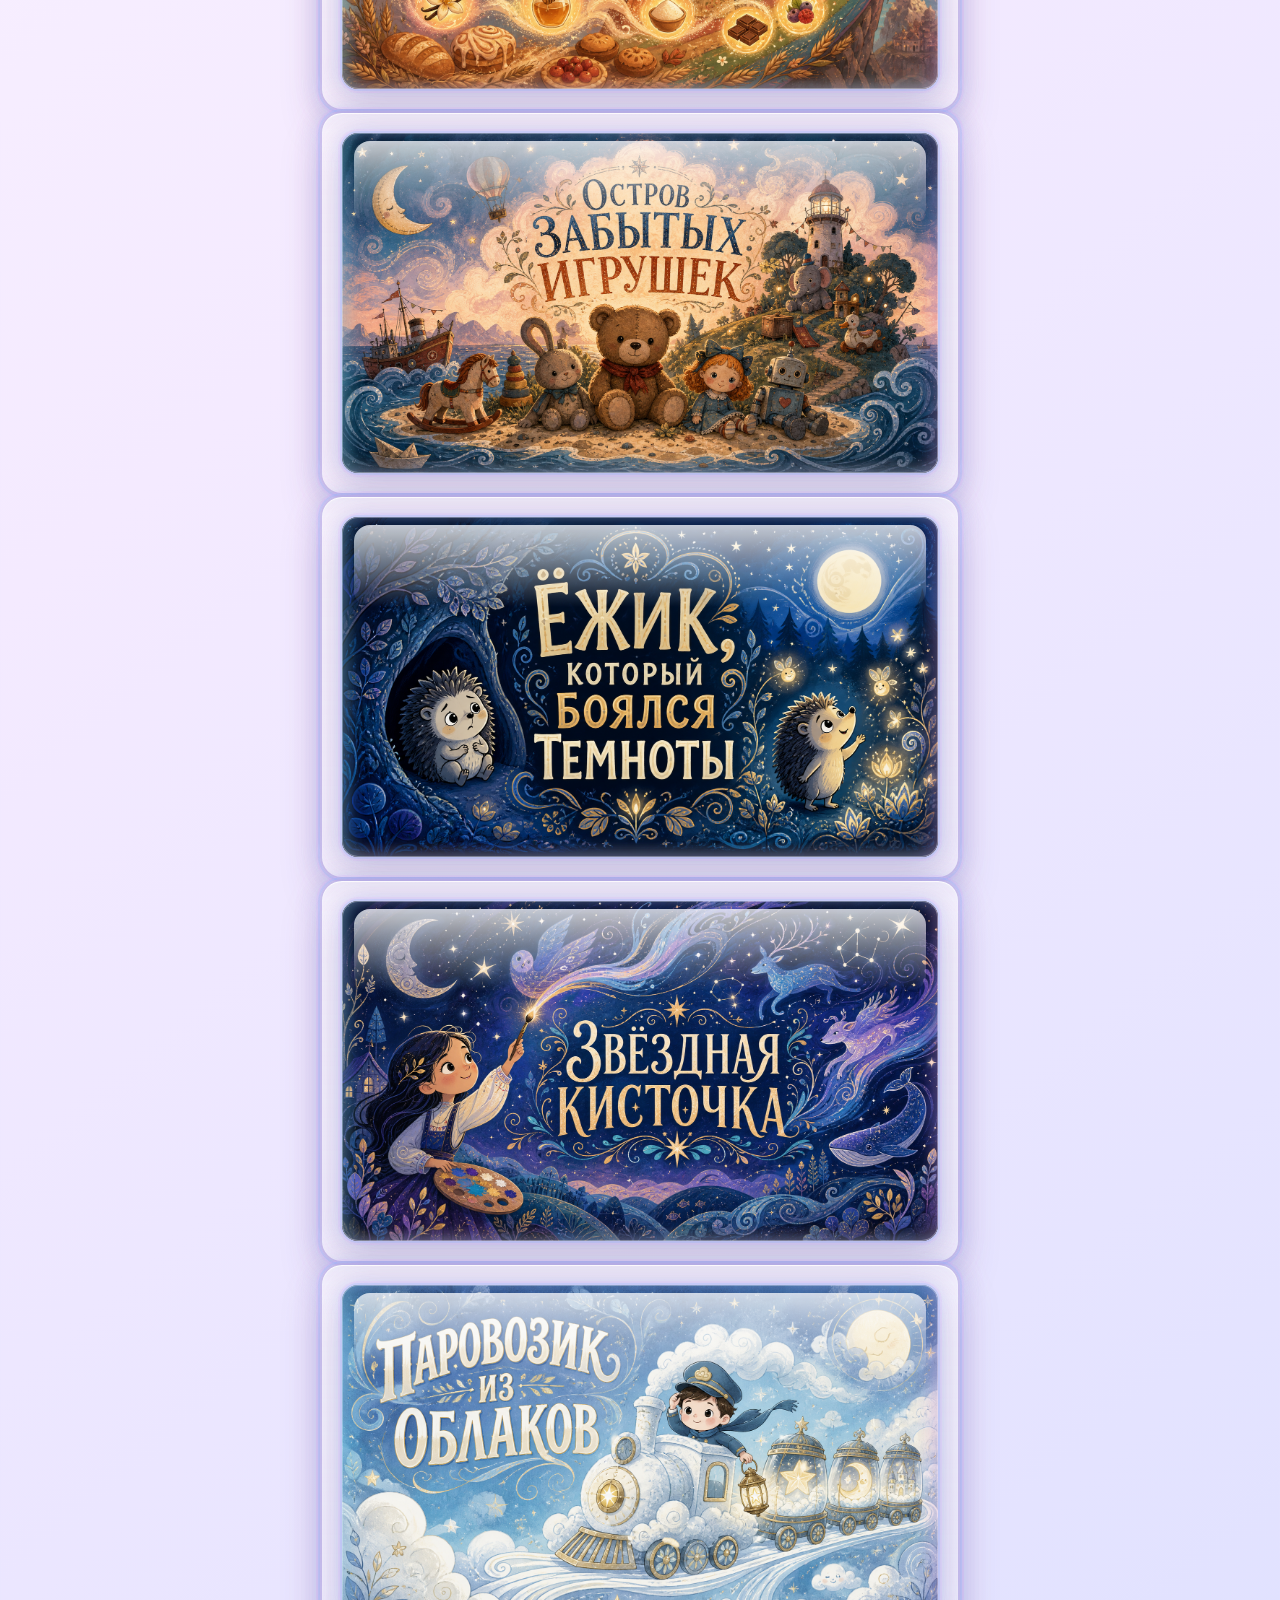
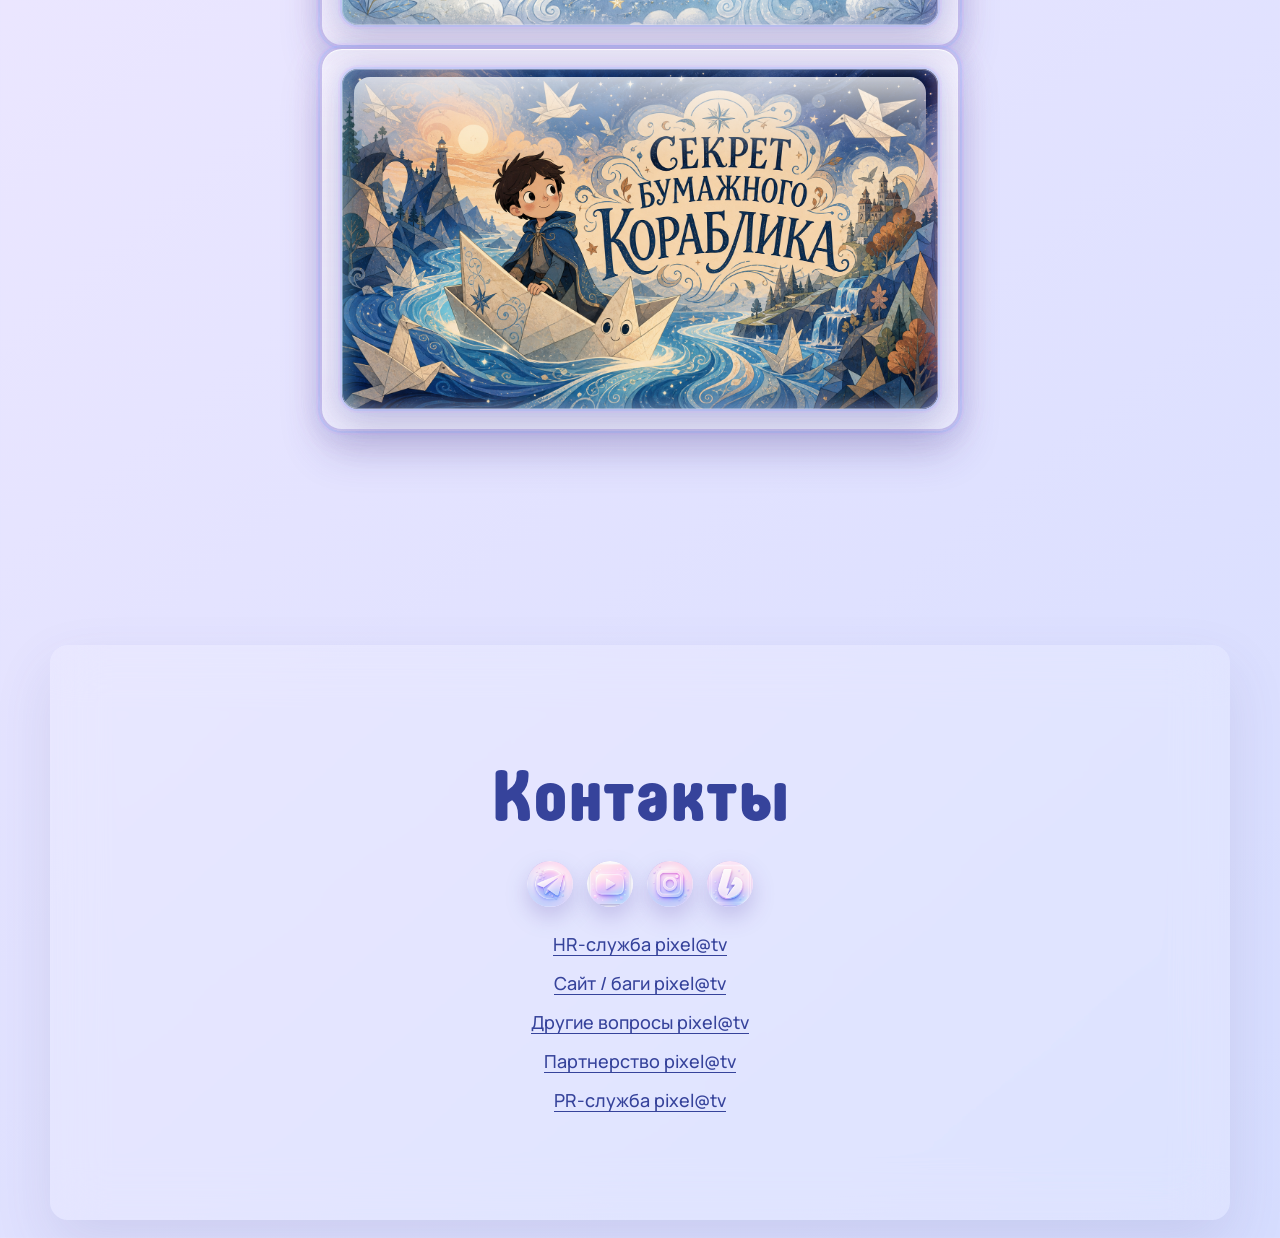
<file: projects.html>
<!doctype html>
<html lang="ru">
  <head>
    <meta charset="UTF-8" />
    <meta name="viewport" content="width=device-width, initial-scale=1.0" />
    <title>Проекты - Пиксель</title>
    <link rel="preconnect" href="https://fonts.googleapis.com" />
    <link rel="preconnect" href="https://fonts.gstatic.com" crossorigin />
    <link
      href="https://fonts.googleapis.com/css2?family=Manrope:wght@400;500;600;700;800&display=swap"
      rel="stylesheet"
    />
    <link rel="stylesheet" href="styles.css" />
  </head>
  <body>
    <header class="site-header">
      <a class="brand" href="index.html" aria-label="Пиксель, на главную">
        <img class="brand__mark" src="images/логотип.png" alt="" />
        <span class="brand__name">Пиксель</span>
      </a>

      <nav class="main-nav" aria-label="Основная навигация">
        <a href="about.html">О студии</a>
        <a href="projects.html" aria-current="page">Проекты</a>
        <a href="contacts.html">Контакты</a>
        <a href="vacancies.html">Вакансии</a>
        <a href="blog.html">Блог</a>
        <a class="nav-pill" href="services.html">Услуги</a>
      </nav>
    </header>

    <main>
      <section class="projects-hero">
        <h1>проекты</h1>
      </section>

      <section class="project-showcase" aria-label="Список проектов студии">
        <article class="showcase-card">
          <div class="image-slot image-slot--showcase">
            <img src="images/лунный мультфильм.png" alt="Лунный зонтик" />
          </div>
        </article>

        <article class="showcase-card">
          <div class="image-slot image-slot--showcase">
            <img src="images/котенок мультфильм.png" alt="Котенок и город часов" />
          </div>
        </article>

        <article class="showcase-card">
          <div class="image-slot image-slot--showcase">
            <img src="images/пекарня мультфильм.png" alt="Пекарня на краю радуги" />
          </div>
        </article>

        <article class="showcase-card">
          <div class="image-slot image-slot--showcase">
            <img src="images/остров мультфильм.png" alt="Остров забытых игрушек" />
          </div>
        </article>

        <article class="showcase-card">
          <div class="image-slot image-slot--showcase">
            <img src="images/ежик мультфильм.png" alt="Ежик, который боялся темноты" />
          </div>
        </article>

        <article class="showcase-card">
          <div class="image-slot image-slot--showcase">
            <img src="images/звездная кисточка.png" alt="Ежик, который боялся темноты" />
          </div>
        </article>

        <article class="showcase-card">
          <div class="image-slot image-slot--showcase">
            <img src="images/паровозик мультфильм.png" alt="Паровозик из облаков" />
          </div>
        </article>

        <article class="showcase-card">
          <div class="image-slot image-slot--showcase">
            <img src="images/секрет мультфильм.png" alt="Секрет бумажного кораблика" />
          </div>
        </article>
      </section>
    </main>

    <footer class="contacts" id="contacts">
      <h1>Контакты</h1>
      <div class="socials" aria-label="Социальные сети">
        <a href="#" aria-label="Telegram"><img src="images/тг.png" alt="" /></a>
        <a href="#" aria-label="YouTube"><img src="images/ютуб.png" alt="" /></a>
        <a href="#" aria-label="Instagram"><img src="images/инста.png" alt="" /></a>
        <a href="#" aria-label="Boosty"><img src="images/бусти.png" alt="" /></a>
      </div>
      <address>
        <a href="mailto:hr.pixel@tv">HR-служба pixel@tv</a>
        <a href="mailto:bug.pixel@tv">Сайт / баги pixel@tv</a>
        <a href="mailto:info.pixel@tv">Другие вопросы pixel@tv</a>
        <a href="mailto:partner.pixel@tv">Партнерство pixel@tv</a>
        <a href="mailto:pr.pixel@tv">PR-служба pixel@tv</a>
      </address>
    </footer>
  </body>
</html>
</file>
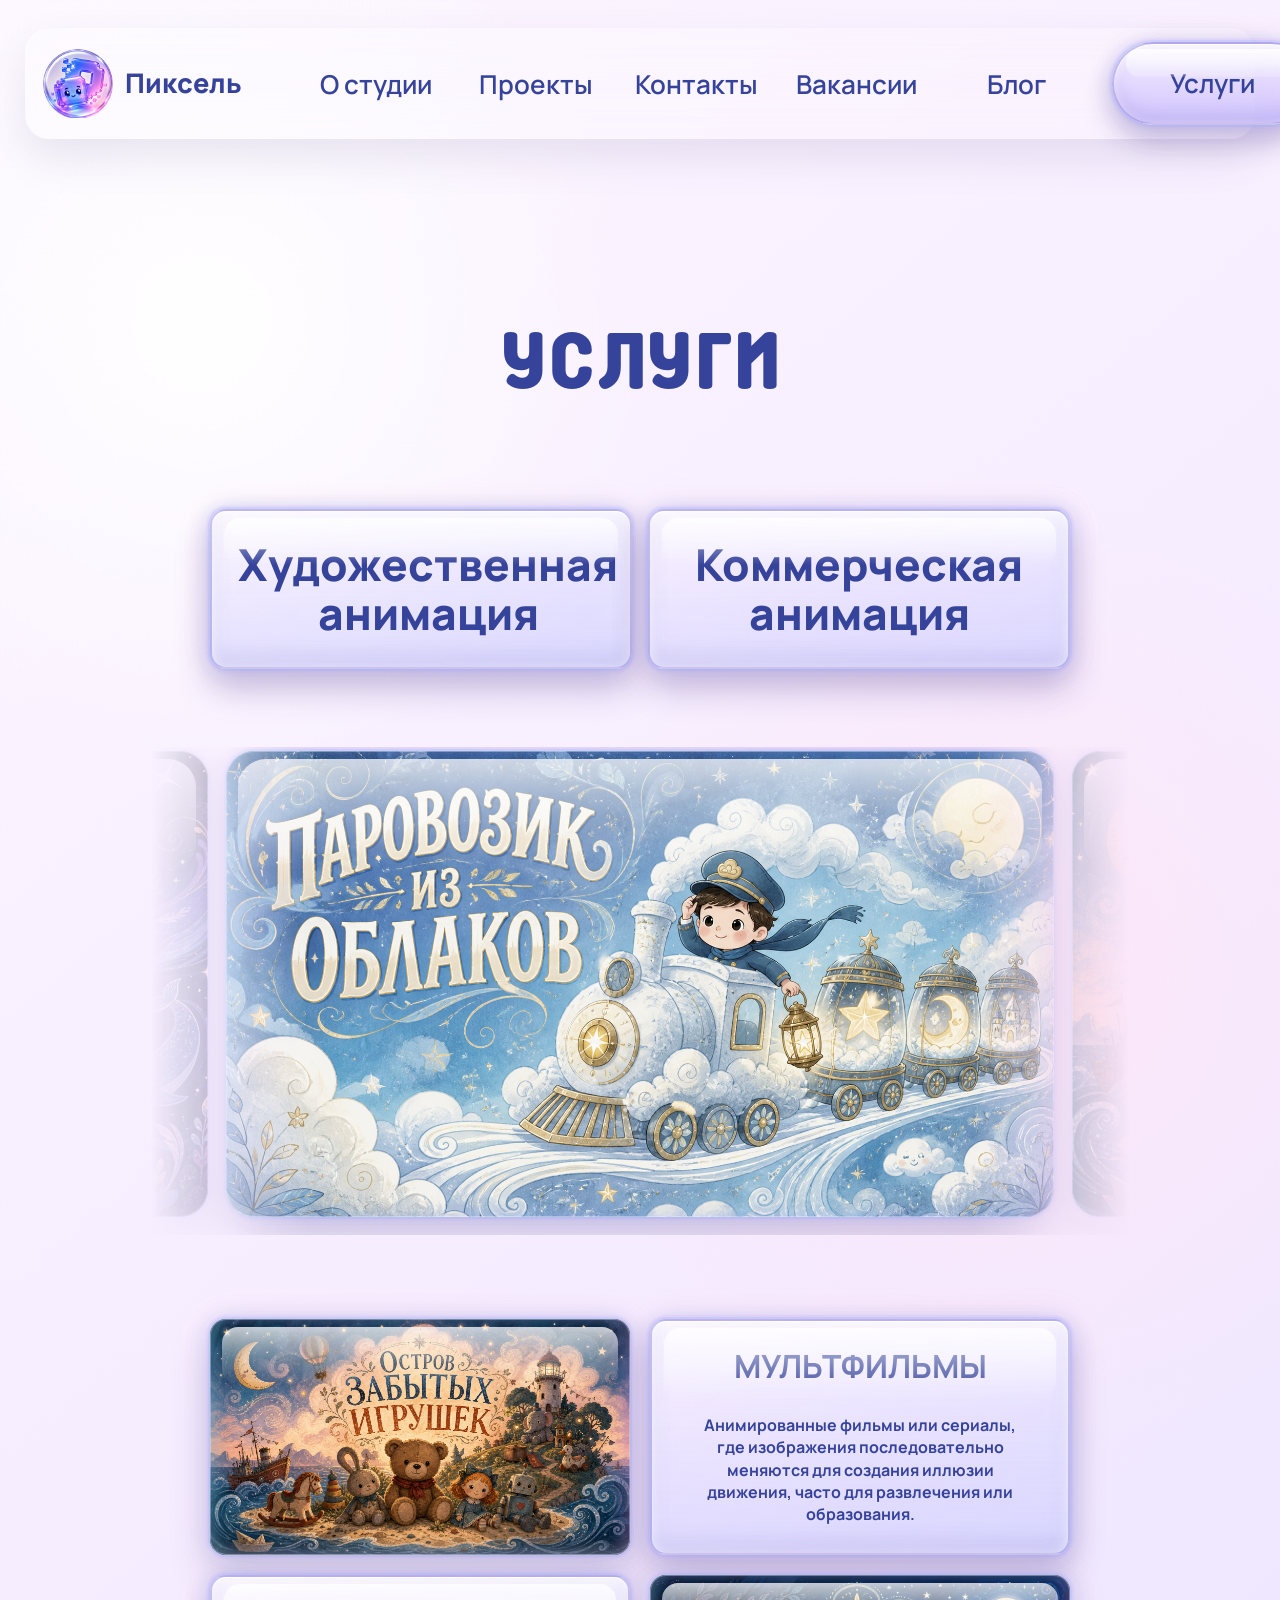
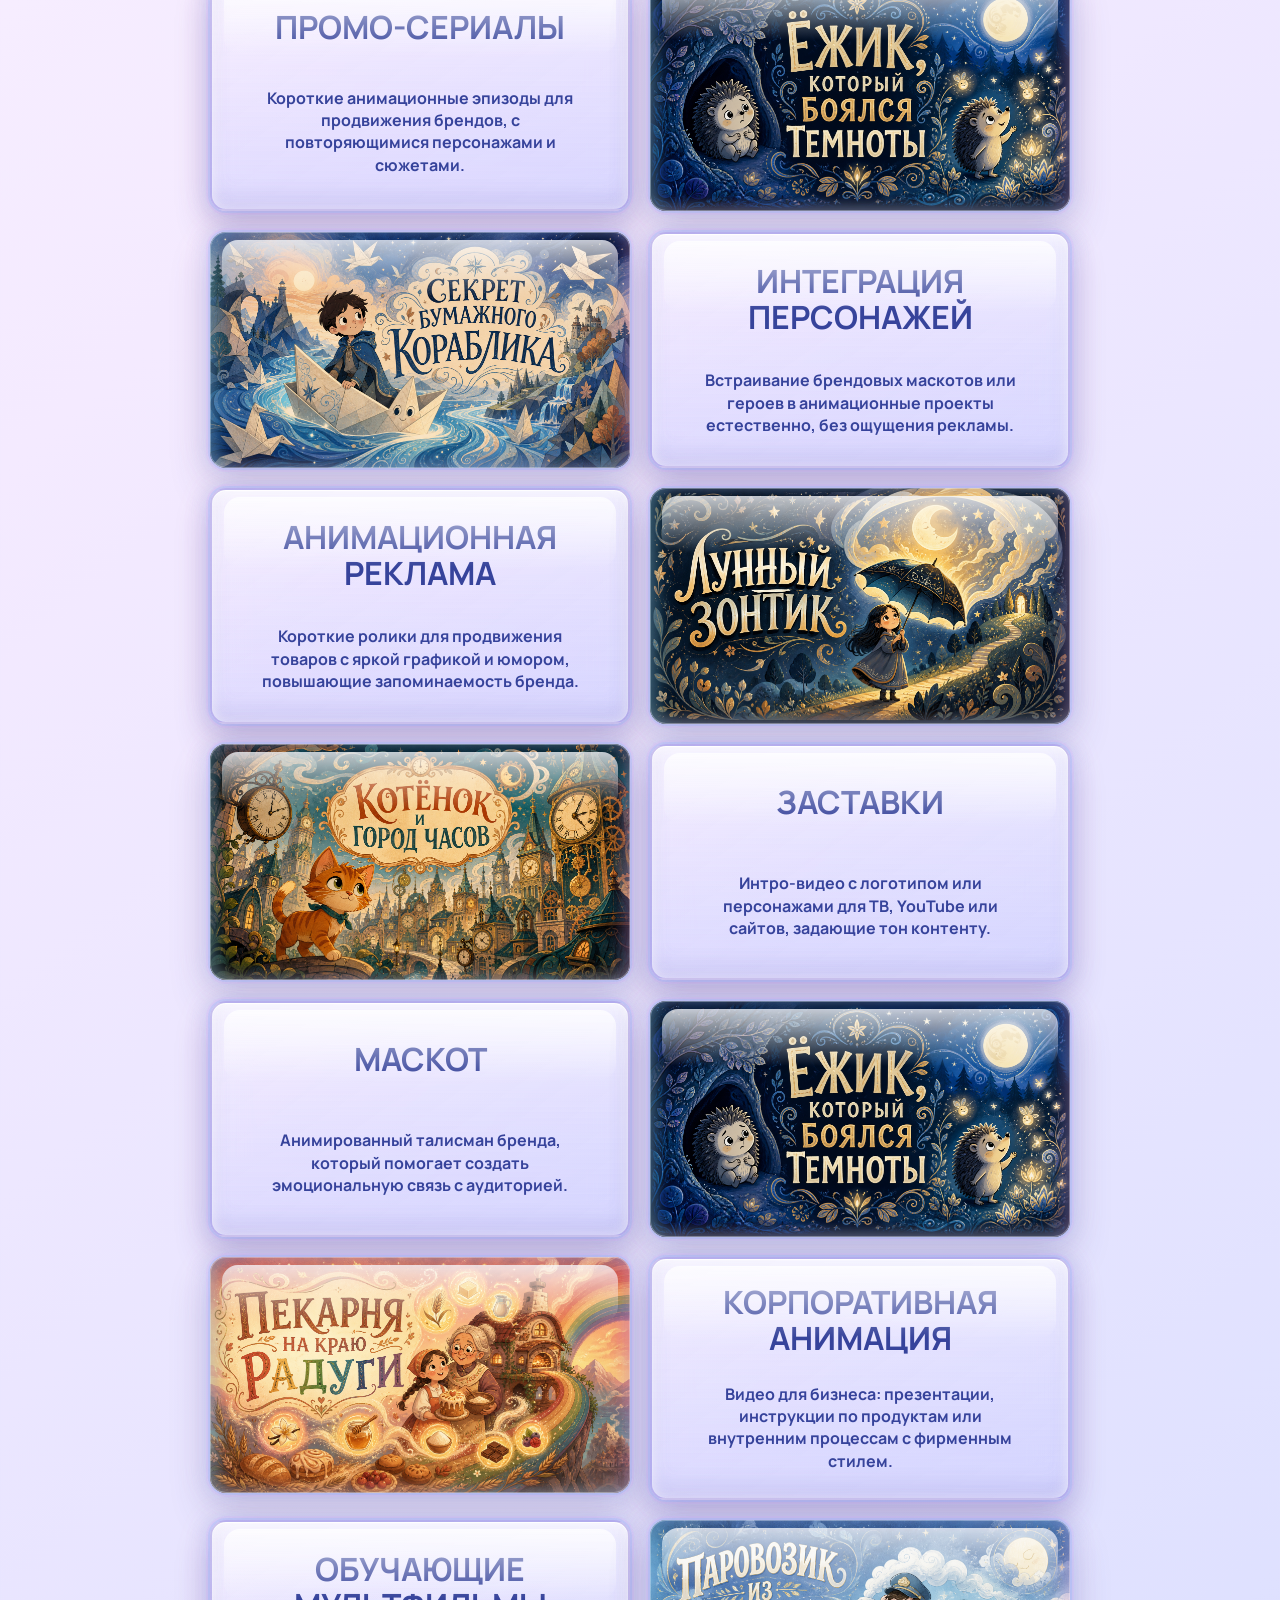
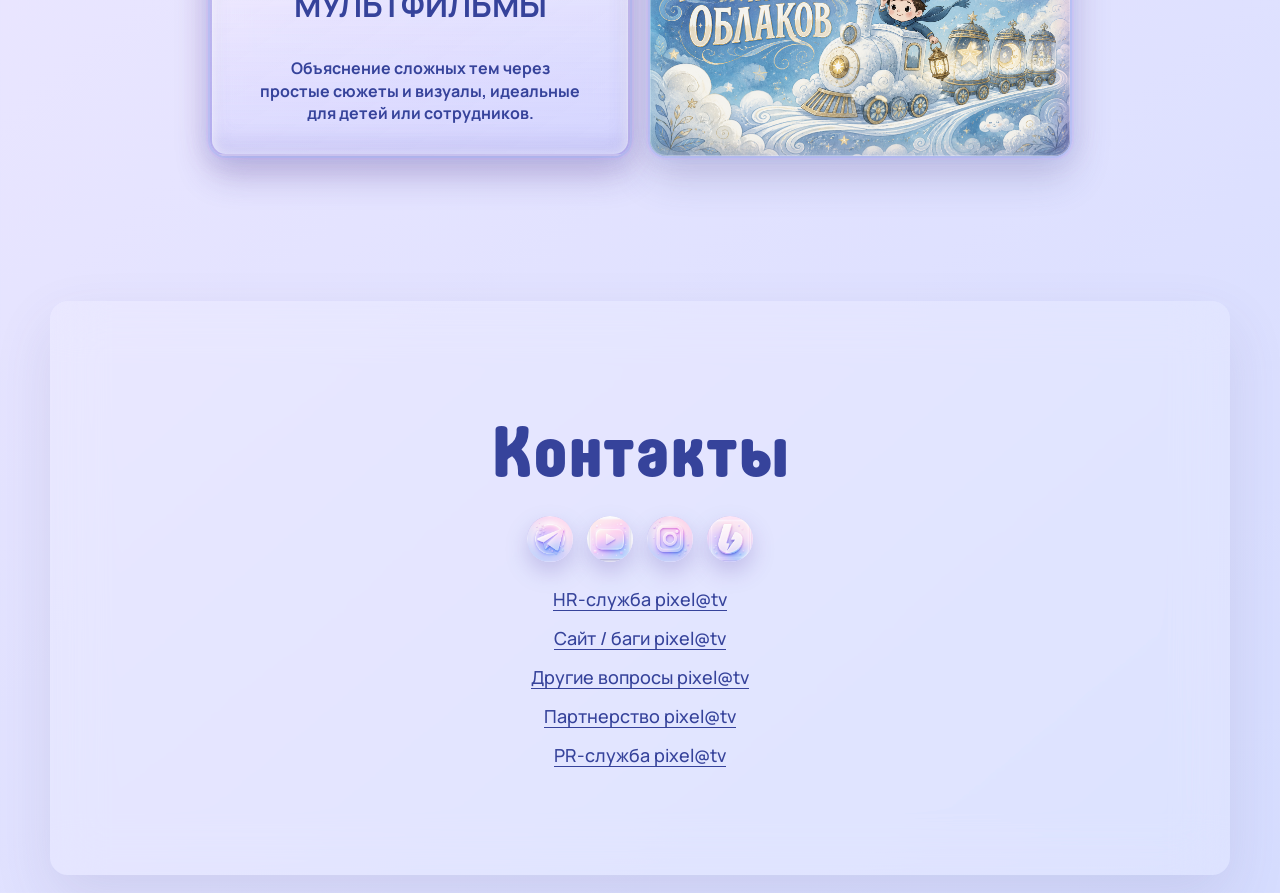
<file: services.html>
<!doctype html>
<html lang="ru">
  <head>
    <meta charset="UTF-8" />
    <meta name="viewport" content="width=device-width, initial-scale=1.0" />
    <title>Услуги - Пиксель</title>
    <link rel="preconnect" href="https://fonts.googleapis.com" />
    <link rel="preconnect" href="https://fonts.gstatic.com" crossorigin />
    <link
      href="https://fonts.googleapis.com/css2?family=Manrope:wght@400;500;600;700;800&display=swap"
      rel="stylesheet"
    />
    <link rel="stylesheet" href="styles.css" />
  </head>
  <body>
    <header class="site-header">
      <a class="brand" href="index.html" aria-label="Пиксель, на главную">
        <img class="brand__mark" src="images/логотип.png" alt="" />
        <span class="brand__name">Пиксель</span>
      </a>

      <nav class="main-nav" aria-label="Основная навигация">
        <a href="about.html">О студии</a>
        <a href="projects.html">Проекты</a>
        <a href="contacts.html">Контакты</a>
        <a href="vacancies.html">Вакансии</a>
        <a href="blog.html">Блог</a>
        <a class="nav-pill" href="services.html" aria-current="page">Услуги</a>
      </nav>
    </header>

    <main>
      <section class="services-hero">
        <h1>услуги</h1>
      </section>

      <section class="service-tabs" aria-label="Типы анимации">
        <a href="#art-animation">Художественная анимация</a>
        <a href="#commercial-animation">Коммерческая анимация</a>
      </section>

      <section class="services-feature" id="art-animation">
        <div class="feature-slider" aria-label="Проекты студии">
          <div class="image-slot image-slot--feature">
            <img src="images/паровозик мультфильм.png" alt="Паровозик из облаков" />
          </div>
          <div class="image-slot image-slot--feature">
            <img src="images/остров мультфильм.png" alt="Остров забытых игрушек" />
          </div>
          <div class="image-slot image-slot--feature">
            <img src="images/ежик мультфильм.png" alt="Ежик, который боялся темноты" />
          </div>
          <div class="image-slot image-slot--feature">
            <img src="images/секрет мультфильм.png" alt="Секрет бумажного кораблика" />
          </div>
          <div class="image-slot image-slot--feature">
            <img src="images/лунный мультфильм.png" alt="Лунный зонтик" />
          </div>
          <div class="image-slot image-slot--feature">
            <img src="images/котенок мультфильм.png" alt="Котенок и город часов" />
          </div>
          <div class="image-slot image-slot--feature">
            <img src="images/пекарня мультфильм.png" alt="Пекарня на краю радуги" />
          </div>
          <div class="image-slot image-slot--feature">
            <img src="images/звездная кисточка.png" alt="Звездная кисточка" />
          </div>
        </div>
      </section>

      <section class="services-grid" id="commercial-animation" aria-label="Услуги студии">
        <div class="image-slot image-slot--service">
          <img src="images/остров мультфильм.png" alt="Остров забытых игрушек" />
        </div>

        <article class="service-card">
          <h2>Мультфильмы</h2>
          <p>
            Анимированные фильмы или сериалы, где изображения последовательно
            меняются для создания иллюзии движения, часто для развлечения или
            образования.
          </p>
        </article>

        <article class="service-card">
          <h2>Промо-сериалы</h2>
          <p>
            Короткие анимационные эпизоды для продвижения брендов, с
            повторяющимися персонажами и сюжетами.
          </p>
        </article>

        <div class="image-slot image-slot--service">
          <img src="images/ежик мультфильм.png" alt="Ежик, который боялся темноты" />
        </div>

        <div class="image-slot image-slot--service">
          <img src="images/секрет мультфильм.png" alt="Секрет бумажного кораблика" />
        </div>

        <article class="service-card">
          <h2>Интеграция персонажей</h2>
          <p>
            Встраивание брендовых маскотов или героев в анимационные проекты
            естественно, без ощущения рекламы.
          </p>
        </article>

        <article class="service-card">
          <h2>Анимационная реклама</h2>
          <p>
            Короткие ролики для продвижения товаров с яркой графикой и юмором,
            повышающие запоминаемость бренда.
          </p>
        </article>

        <div class="image-slot image-slot--service">
          <img src="images/лунный мультфильм.png" alt="Лунный зонтик" />
        </div>

        <div class="image-slot image-slot--service">
          <img src="images/котенок мультфильм.png" alt="Котенок и город часов" />
        </div>

        <article class="service-card">
          <h2>Заставки</h2>
          <p>
            Интро-видео с логотипом или персонажами для ТВ, YouTube или сайтов,
            задающие тон контенту.
          </p>
        </article>

        <article class="service-card">
          <h2>Маскот</h2>
          <p>
            Анимированный талисман бренда, который помогает создать
            эмоциональную связь с аудиторией.
          </p>
        </article>

        <div class="image-slot image-slot--service">
          <img src="images/ежик мультфильм.png" alt="Ежик, который боялся темноты" />
        </div>

        <div class="image-slot image-slot--service">
          <img src="images/пекарня мультфильм.png" alt="Пекарня на краю радуги" />
        </div>

        <article class="service-card">
          <h2>Корпоративная анимация</h2>
          <p>
            Видео для бизнеса: презентации, инструкции по продуктам или
            внутренним процессам с фирменным стилем.
          </p>
        </article>

        <article class="service-card">
          <h2>Обучающие мультфильмы</h2>
          <p>
            Объяснение сложных тем через простые сюжеты и визуалы, идеальные
            для детей или сотрудников.
          </p>
        </article>

        <div class="image-slot image-slot--service">
          <img src="images/паровозик мультфильм.png" alt="Паровозик из облаков" />
        </div>
      </section>
    </main>

    <footer class="contacts" id="contacts">
      <h1>Контакты</h1>
      <div class="socials" aria-label="Социальные сети">
        <a href="#" aria-label="Telegram"><img src="images/тг.png" alt="" /></a>
        <a href="#" aria-label="YouTube"><img src="images/ютуб.png" alt="" /></a>
        <a href="#" aria-label="Instagram"><img src="images/инста.png" alt="" /></a>
        <a href="#" aria-label="Boosty"><img src="images/бусти.png" alt="" /></a>
      </div>
      <address>
        <a href="mailto:hr.pixel@tv">HR-служба pixel@tv</a>
        <a href="mailto:bug.pixel@tv">Сайт / баги pixel@tv</a>
        <a href="mailto:info.pixel@tv">Другие вопросы pixel@tv</a>
        <a href="mailto:partner.pixel@tv">Партнерство pixel@tv</a>
        <a href="mailto:pr.pixel@tv">PR-служба pixel@tv</a>
      </address>
    </footer>
    <script>
      document.querySelectorAll(".feature-slider").forEach((slider) => {
        const originals = Array.from(slider.children);
        const slideCount = originals.length;
        let activeIndex = slideCount;
        let isJumping = false;
        const beforeSlides = document.createDocumentFragment();
        const afterSlides = document.createDocumentFragment();

        originals.forEach((slide) => {
          const beforeClone = slide.cloneNode(true);
          beforeClone.setAttribute("aria-hidden", "true");
          beforeSlides.appendChild(beforeClone);

          const clone = slide.cloneNode(true);
          clone.setAttribute("aria-hidden", "true");
          afterSlides.appendChild(clone);
        });

        slider.insertBefore(beforeSlides, slider.firstChild);
        slider.appendChild(afterSlides);

        const slides = () => Array.from(slider.children);

        const getCenteredLeft = (slide) => {
          return slide.offsetLeft - (slider.clientWidth - slide.clientWidth) / 2;
        };

        const scrollToSlide = (index, behavior = "smooth") => {
          const slide = slides()[index];
          if (!slide) {
            return;
          }

          if (behavior === "auto") {
            slider.style.scrollBehavior = "auto";
          }

          slider.scrollTo({
            left: getCenteredLeft(slide),
            behavior,
          });

          if (behavior === "auto") {
            requestAnimationFrame(() => {
              slider.style.scrollBehavior = "";
            });
          }
        };

        const updateActiveSlide = () => {
          slides().forEach((slide, index) => {
            slide.classList.toggle("is-active", index === activeIndex);
          });
        };

        const getNearestSlideIndex = () => {
          const allSlides = slides();
          const center = slider.scrollLeft + slider.clientWidth / 2;

          return allSlides.reduce((nearest, slide, index) => {
            const slideCenter = slide.offsetLeft + slide.clientWidth / 2;
            const nearestSlide = allSlides[nearest];
            const nearestCenter = nearestSlide.offsetLeft + nearestSlide.clientWidth / 2;
            return Math.abs(slideCenter - center) < Math.abs(nearestCenter - center) ? index : nearest;
          }, activeIndex);
        };

        requestAnimationFrame(() => {
          scrollToSlide(activeIndex, "auto");
          updateActiveSlide();
        });

        window.addEventListener("resize", () => {
          scrollToSlide(activeIndex, "auto");
          updateActiveSlide();
        });

        const normalizeLoopPosition = () => {
          if (isJumping) {
            return;
          }

          let nextIndex = activeIndex;

          if (activeIndex < slideCount) {
            nextIndex = activeIndex + slideCount;
          } else if (activeIndex >= slideCount * 2) {
            nextIndex = activeIndex - slideCount;
          }

          if (nextIndex !== activeIndex) {
            isJumping = true;
            activeIndex = nextIndex;
            scrollToSlide(activeIndex, "auto");
            updateActiveSlide();
            requestAnimationFrame(() => {
              isJumping = false;
            });
          }
        };

        const prepareLoopPosition = () => {
          if (activeIndex < slideCount || activeIndex >= slideCount * 2) {
            normalizeLoopPosition();
          }
        };

        slider.addEventListener(
          "wheel",
          (event) => {
            if (Math.abs(event.deltaY) <= Math.abs(event.deltaX)) {
              return;
            }

            event.preventDefault();
            const direction = event.deltaY > 0 ? 1 : -1;
            prepareLoopPosition();
            activeIndex += direction;
            updateActiveSlide();
            scrollToSlide(activeIndex);
          },
          { passive: false },
        );

        slider.addEventListener("scroll", () => {
          window.clearTimeout(slider.scrollSnapTimer);
          activeIndex = getNearestSlideIndex();
          updateActiveSlide();

          slider.scrollSnapTimer = window.setTimeout(() => {
            activeIndex = getNearestSlideIndex();
            updateActiveSlide();
            normalizeLoopPosition();
          }, 120);
        });
      });
    </script>
  </body>
</html>
</file>
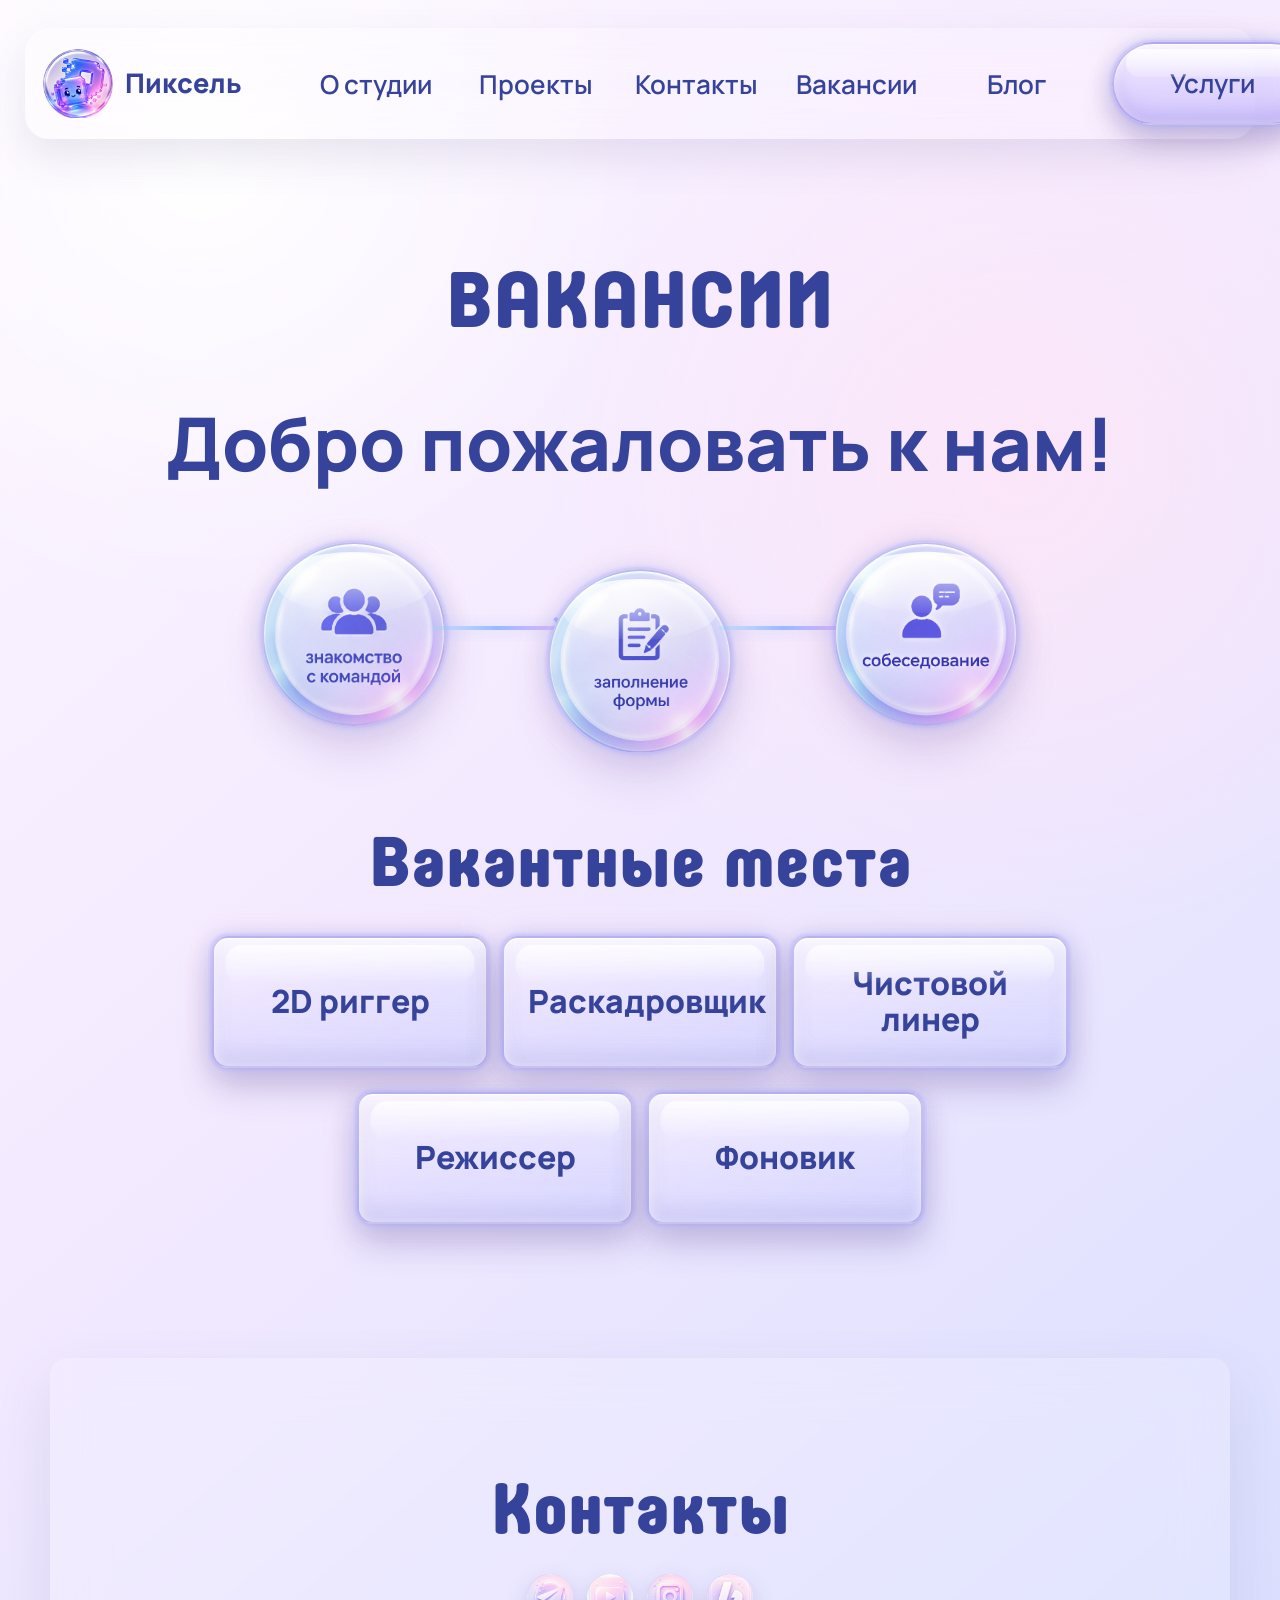
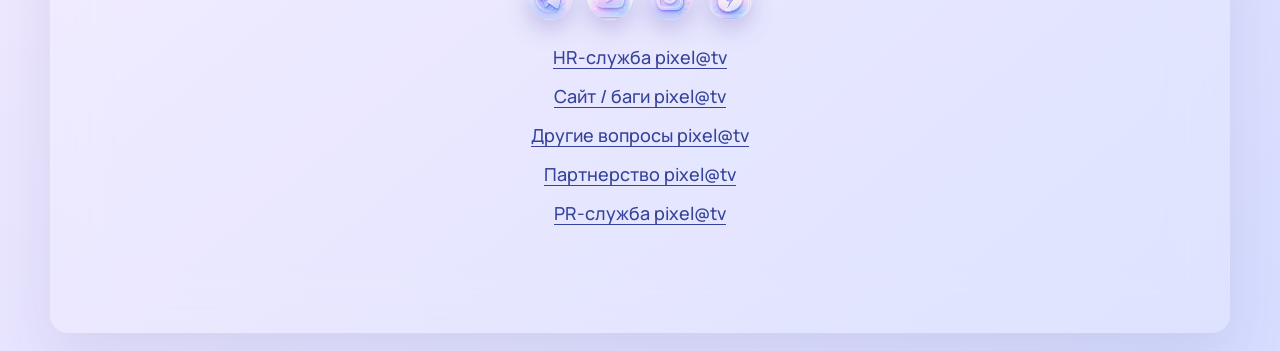
<file: vacancies.html>
<!doctype html>
<html lang="ru">
  <head>
    <meta charset="UTF-8" />
    <meta name="viewport" content="width=device-width, initial-scale=1.0" />
    <title>Вакансии - Пиксель</title>
    <link rel="preconnect" href="https://fonts.googleapis.com" />
    <link rel="preconnect" href="https://fonts.gstatic.com" crossorigin />
    <link
      href="https://fonts.googleapis.com/css2?family=Manrope:wght@400;500;600;700;800&display=swap"
      rel="stylesheet"
    />
    <link rel="stylesheet" href="styles.css" />
  </head>
  <body>
    <header class="site-header">
      <a class="brand" href="index.html" aria-label="Пиксель, на главную">
        <img class="brand__mark" src="images/логотип.png" alt="" />
        <span class="brand__name">Пиксель</span>
      </a>

      <nav class="main-nav" aria-label="Основная навигация">
        <a href="about.html">О студии</a>
        <a href="projects.html">Проекты</a>
        <a href="contacts.html">Контакты</a>
        <a href="vacancies.html" aria-current="page">Вакансии</a>
        <a href="blog.html">Блог</a>
        <a class="nav-pill" href="services.html">Услуги</a>
      </nav>
    </header>

    <main>
      <section class="vacancies-hero">
        <h1>вакансии</h1>

        <div class="stats vacancies-stats" aria-label="Факты о команде">
          <article>
            <strong>3</strong>
            <span>аниматора</span>
          </article>
          <article>
            <strong>5</strong>
            <span>наград</span>
          </article>
          <article>
            <strong>8</strong>
            <span>проектов</span>
          </article>
        </div>

        <p class="welcome-title">Добро пожаловать к нам!</p>
      </section>

      <section class="hiring-flow" aria-label="Этапы отбора">
        <div class="flow-step flow-step--top">
          <span>заполнение формы</span>
        </div>
        <div class="flow-line flow-line--left" aria-hidden="true"></div>
        <div class="flow-step flow-step--middle">
          <span>собеседование</span>
        </div>
        <div class="flow-line flow-line--right" aria-hidden="true"></div>
        <div class="flow-step flow-step--top">
          <span>знакомство с командой</span>
        </div>
      </section>

      <section class="section jobs">
        <div class="section-heading">
          <h1>Вакантные места</h1>
        </div>

        <div class="jobs-grid">
          <a class="job-card" href="#">2D риггер</a>
          <a class="job-card" href="#">Раскадровщик</a>
          <a class="job-card" href="#">Чистовой линер</a>
          <a class="job-card" href="#">Режиссер</a>
          <a class="job-card" href="#">Фоновик</a>
        </div>
      </section>
    </main>

    <footer class="contacts" id="contacts">
      <h1>Контакты</h1>
      <div class="socials" aria-label="Социальные сети">
        <a href="#" aria-label="Telegram"><img src="images/тг.png" alt="" /></a>
        <a href="#" aria-label="YouTube"><img src="images/ютуб.png" alt="" /></a>
        <a href="#" aria-label="Instagram"><img src="images/инста.png" alt="" /></a>
        <a href="#" aria-label="Boosty"><img src="images/бусти.png" alt="" /></a>
      </div>
      <address>
        <a href="mailto:hr.pixel@tv">HR-служба pixel@tv</a>
        <a href="mailto:bug.pixel@tv">Сайт / баги pixel@tv</a>
        <a href="mailto:info.pixel@tv">Другие вопросы pixel@tv</a>
        <a href="mailto:partner.pixel@tv">Партнерство pixel@tv</a>
        <a href="mailto:pr.pixel@tv">PR-служба pixel@tv</a>
      </address>
    </footer>
  </body>
</html>
</file>
<file: styles.css>
:root {
  --ink: #36439b;
  --ink-soft: #5965ad;
  --lilac: #dcd3ff;
  --lavender: #eee9ff;
  --rose: #fff0f8;
  --paper: rgba(255, 250, 255, 0.78);
  --line: rgba(79, 67, 153, 0.13);
  --glass-border: rgba(119, 101, 205, 0.34);
  --glass-line-glow:
    0 0 0 2px rgba(126, 178, 255, 0.2),
    0 0 0 4px rgba(219, 151, 255, 0.12),
    0 0 18px rgba(105, 207, 255, 0.28),
    0 0 26px rgba(218, 141, 255, 0.2),
    0 0 34px rgba(255, 190, 142, 0.14);
  --shadow: 0 18px 42px rgba(95, 74, 171, 0.18);
}

@font-face {
  font-family: "Core Mellow";
  src: url("fonts/CoreMellow-ExtraBold.otf") format("opentype");
  font-weight: 800;
  font-style: normal;
  font-display: swap;
}

* {
  box-sizing: border-box;
}

html {
  scroll-behavior: smooth;
}

body {
  position: relative;
  min-width: 320px;
  min-height: 100vh;
  margin: 0;
  color: var(--ink);
  font-family: "Manrope", Arial, sans-serif;
  font-size: 18px;
  line-height: 1.5;
  background:
    radial-gradient(circle at 16% 8%, rgba(255, 255, 255, 0.92), transparent 28rem),
    radial-gradient(circle at 80% 24%, rgba(255, 229, 246, 0.72), transparent 30rem),
    linear-gradient(140deg, #fdf7ff 0%, #f4eaff 40%, #d6ddff 100%);
}

body > * {
  position: relative;
  z-index: 1;
}

body::before,
body::after {
  content: none;
  position: absolute;
  inset: 0;
  z-index: 0;
  pointer-events: none;
}

body::before {
  min-height: 100%;
  opacity: 0.55;
  background:
    radial-gradient(ellipse at 10% 13%, transparent 0 2.6rem, rgba(255, 255, 255, 0.8) 2.7rem 3rem, transparent 3.1rem),
    radial-gradient(circle at 12% 34%, rgba(255, 255, 255, 0.62) 0 0.18rem, transparent 0.21rem),
    radial-gradient(circle at 7% 72%, rgba(255, 255, 255, 0.7) 0 0.14rem, transparent 0.18rem),
    radial-gradient(circle at 23% 82%, rgba(255, 255, 255, 0.56) 0 0.16rem, transparent 0.2rem),
    radial-gradient(circle at 84% 76%, rgba(255, 255, 255, 0.56) 0 0.18rem, transparent 0.22rem),
    radial-gradient(circle at 96% 16%, rgba(255, 255, 255, 0.66) 0 0.16rem, transparent 0.2rem),
    radial-gradient(ellipse at 12% 96%, rgba(150, 176, 255, 0.42), transparent 18rem),
    radial-gradient(ellipse at 88% 98%, rgba(197, 171, 255, 0.4), transparent 22rem);
}

body::after {
  min-height: 100%;
  opacity: 0.5;
  background:
    linear-gradient(160deg, transparent 0 72%, rgba(255, 255, 255, 0.4) 72.2% 72.8%, transparent 73%),
    radial-gradient(ellipse at 18% 105%, transparent 0 19rem, rgba(255, 255, 255, 0.5) 19.2rem 19.7rem, transparent 20rem),
    radial-gradient(ellipse at 64% 108%, transparent 0 24rem, rgba(255, 255, 255, 0.45) 24.2rem 24.8rem, transparent 25rem),
    radial-gradient(ellipse at 96% 104%, transparent 0 18rem, rgba(255, 255, 255, 0.45) 18.2rem 18.8rem, transparent 19rem);
}

a {
  color: inherit;
}

.nav-pill,
.button,
.main-nav a,
.brand__name,
.image-slot,
.stats article,
.blog-item,
.blog-category h2,
.service-tabs a,
.service-card,
.job-card,
.showcase-card,
.portrait-slot,
.flow-step,
.socials a,
address a,
.award-item > div:first-child,
details {
  transition:
    transform 180ms ease,
    box-shadow 180ms ease,
    filter 180ms ease,
    background-color 180ms ease,
    color 180ms ease,
    opacity 180ms ease;
  will-change: transform;
}

.main-nav a:hover,
.brand:hover .brand__name,
.nav-pill:hover,
.button:hover,
.blog-category h2:hover,
.service-tabs a:hover,
.job-card:hover,
.socials a:hover,
address a:hover,
.award-item > div:first-child:hover {
  transform: translateY(-3px) scale(1.015);
  filter: saturate(1.08) brightness(1.03);
}

.main-nav a:active,
.brand:active .brand__name,
.nav-pill:active,
.button:active,
.blog-category h2:active,
.service-tabs a:active,
.job-card:active,
.socials a:active,
address a:active,
.award-item > div:first-child:active {
  transform: translateY(1px) scale(0.985);
  filter: saturate(1.02) brightness(0.98);
}

.image-slot:hover,
.stats article:hover,
.blog-item:hover,
.service-card:hover,
.showcase-card:hover,
.portrait-slot:hover,
.flow-step:hover,
details:hover {
  transform: translateY(-4px);
  filter: saturate(1.06) brightness(1.02);
}

.image-slot:active,
.stats article:active,
.blog-item:active,
.service-card:active,
.showcase-card:active,
.portrait-slot:active,
.flow-step:active,
details:active {
  transform: translateY(1px) scale(0.99);
}

.main-nav a {
  position: relative;
}

.main-nav a::after {
  content: "";
  position: absolute;
  left: 18%;
  right: 18%;
  bottom: 8px;
  height: 2px;
  border-radius: 999px;
  background: linear-gradient(90deg, transparent, rgba(86, 70, 158, 0.62), transparent);
  opacity: 0;
  transform: scaleX(0.55);
  transition: opacity 180ms ease, transform 180ms ease;
}

.main-nav a:hover::after {
  opacity: 1;
  transform: scaleX(1);
}

.socials a:hover {
  box-shadow:
    var(--glass-line-glow),
    inset 0 2px 6px rgba(255, 255, 255, 0.7),
    0 14px 26px rgba(92, 70, 168, 0.28);
}

address a {
  display: inline-block;
  text-decoration-thickness: 1px;
  text-underline-offset: 4px;
}

address a:hover {
  color: var(--ink-soft);
  text-shadow: 0 0 16px rgba(86, 70, 158, 0.2);
}

@media (prefers-reduced-motion: reduce) {
  .nav-pill,
  .button,
  .main-nav a,
  .brand__name,
  .image-slot,
  .stats article,
  .blog-item,
  .blog-category h2,
  .service-tabs a,
  .service-card,
  .job-card,
  .showcase-card,
  .portrait-slot,
  .flow-step,
  .socials a,
  address a,
  .award-item > div:first-child,
  details {
    transition: none;
  }
}

.site-header {
  position: sticky;
  top: 18px;
  z-index: 10;
  display: flex;
  align-items: center;
  justify-content: space-between;
  width: min(1870px, calc(100% - 50px));
  min-height: 100px;
  margin: 28px auto 0;
  padding: 14px 16px 14px 18px;
  border: 0;
  border-radius: 24px;
  background: rgba(255, 255, 255, 0.18);
  box-shadow: 0 18px 42px rgba(80, 78, 130, 0.12);
  backdrop-filter: blur(22px) saturate(1.08);
}

.brand,
.main-nav {
  display: flex;
  align-items: center;
}

.brand {
  flex: 0 0 270px;
  gap: 12px;
  text-decoration: none;
  font-size: 27px;
  font-weight: 800;
}

.brand__name {
  display: inline-block;
}

.brand:hover .brand__name {
  color: var(--ink-soft);
  text-shadow: 0 0 18px rgba(86, 70, 158, 0.22);
}

.socials a {
  display: grid;
  place-items: center;
  border-radius: 50%;
  color: white;
  background: linear-gradient(145deg, #8470db, #b6c7ff 54%, #f7d2ff);
  box-shadow: inset 0 2px 6px rgba(255, 255, 255, 0.7), 0 10px 22px rgba(92, 70, 168, 0.25);
}

.brand__mark {
  display: block;
  width: 70px;
  height: 70px;
  object-fit: contain;
  border-radius: 50%;
}

.main-nav {
  display: grid;
  grid-template-columns: repeat(6, minmax(120px, 1fr));
  align-items: center;
  flex: 1 1 auto;
  gap: clamp(18px, 2.6vw, 78px);
  font-size: 26px;
  font-weight: 600;
}

.main-nav a {
  display: grid;
  place-items: center;
  min-height: 70px;
  text-decoration: none;
}

.nav-pill,
.button {
  position: relative;
  overflow: hidden;
  min-width: 200px;
  padding: 20px 34px;
  border: 2px solid var(--glass-border);
  border-radius: 999px;
  text-align: center;
  background:
    linear-gradient(180deg, rgba(255, 255, 255, 0.48), rgba(255, 255, 255, 0.08) 34%, rgba(196, 184, 255, 0.34) 100%),
    linear-gradient(180deg, rgba(234, 223, 255, 0.76), rgba(207, 193, 255, 0.72));
  box-shadow:
    var(--glass-line-glow),
    inset 0 1px 1px rgba(255, 255, 255, 0.95),
    inset 0 -10px 18px rgba(98, 79, 184, 0.16),
    inset 0 2px 8px rgba(255, 255, 255, 0.82),
    0 16px 30px rgba(74, 60, 148, 0.32);
  backdrop-filter: blur(16px) saturate(1.25);
}

.nav-pill::before,
.button::before {
  content: "";
  position: absolute;
  inset: 5px 12px auto;
  height: 36%;
  border-radius: inherit;
  background: linear-gradient(180deg, rgba(255, 255, 255, 0.82), rgba(255, 255, 255, 0.16));
  pointer-events: none;
  transition: opacity 180ms ease, transform 180ms ease;
}

.nav-pill::after,
.button::after {
  content: "";
  position: absolute;
  inset: 0;
  border-radius: inherit;
  box-shadow:
    inset 8px 0 14px rgba(120, 218, 255, 0.3),
    inset -8px 0 14px rgba(221, 145, 255, 0.24),
    inset 0 -8px 14px rgba(255, 204, 148, 0.2),
    inset 0 0 0 1px rgba(255, 255, 255, 0.44);
  pointer-events: none;
  transition: opacity 180ms ease;
}

.nav-pill:hover::before,
.button:hover::before {
  opacity: 1;
  transform: translateY(-1px);
}

.nav-pill:active::before,
.button:active::before {
  opacity: 0.72;
  transform: translateY(1px);
}

@media (max-width: 1120px) {
  .site-header {
    width: min(100% - 32px, 1870px);
    min-height: 58px;
    padding: 10px 12px;
    border-radius: 18px;
  }

  .brand {
    flex: 0 0 auto;
    gap: 8px;
    font-size: 18px;
  }

  .brand__mark {
    width: 42px;
    height: 42px;
  }

  .main-nav {
    grid-template-columns: repeat(6, minmax(0, auto));
    justify-content: end;
    gap: clamp(8px, 1.4vw, 18px);
    font-size: 16px;
  }

  .main-nav a {
    min-height: 42px;
    white-space: nowrap;
  }

  .nav-pill {
    min-width: auto;
    padding: 10px 18px;
  }
}

.hero {
  min-height: 670px;
  display: grid;
  align-content: center;
  justify-items: center;
  padding: 118px 20px 64px;
  text-align: center;
}

.studio-title {
  margin: 0 0 68px;
  font-family: "Core Mellow", "Manrope", Arial, sans-serif;
  font-size: clamp(42px, 8vw, 76px);
  line-height: 1;
  letter-spacing: 0;
  font-weight: 800;
  text-transform: uppercase;
}

.stats {
  display: grid;
  grid-template-columns: repeat(3, minmax(130px, 1fr));
  gap: clamp(14px, 2.3vw, 28px);
  width: min(860px, 100%);
  margin-bottom: 52px;
}

.stats article {
  position: relative;
  display: grid;
  place-items: center;
  min-height: clamp(150px, 17vw, 220px);
  overflow: hidden;
  padding: 28px 20px 30px;
  border: 2px solid var(--glass-border);
  border-radius: 22px;
  background:
    radial-gradient(circle at 12% 12%, rgba(255, 255, 255, 0.74), transparent 18%),
    radial-gradient(circle at 12% 100%, rgba(120, 218, 255, 0.18), transparent 42%),
    radial-gradient(circle at 90% 22%, rgba(221, 145, 255, 0.18), transparent 40%),
    linear-gradient(180deg, rgba(255, 255, 255, 0.5), rgba(255, 255, 255, 0.1) 38%, rgba(207, 193, 255, 0.24)),
    linear-gradient(145deg, rgba(255, 250, 255, 0.44), rgba(216, 220, 255, 0.4));
  box-shadow:
    var(--glass-line-glow),
    inset 0 1px 1px rgba(255, 255, 255, 0.96),
    inset 0 -16px 24px rgba(86, 70, 158, 0.12),
    0 22px 42px rgba(86, 70, 158, 0.18);
  backdrop-filter: blur(22px) saturate(1.18);
}

.stats article::before {
  content: "";
  position: absolute;
  inset: 7px 12px auto;
  height: 34%;
  border-radius: inherit;
  background:
    radial-gradient(circle at 8% 24%, rgba(255, 255, 255, 0.92), transparent 18%),
    linear-gradient(180deg, rgba(255, 255, 255, 0.78), rgba(255, 255, 255, 0.08));
  pointer-events: none;
}

.stats article::after {
  content: "";
  position: absolute;
  left: 32%;
  right: 32%;
  top: 66%;
  height: 1px;
  background:
    linear-gradient(90deg, transparent, rgba(111, 129, 219, 0.28), transparent);
  box-shadow: 0 0 10px rgba(126, 178, 255, 0.34);
  pointer-events: none;
}

.stats strong {
  position: relative;
  z-index: 1;
  font-size: clamp(64px, 8vw, 116px);
  line-height: 0.9;
  font-weight: 800;
}

.stats span {
  position: relative;
  z-index: 1;
  font-size: clamp(20px, 2.4vw, 30px);
  line-height: 1;
}

.intro {
  width: min(620px, 100%);
  margin: 0;
  font-size: 18px;
  line-height: 1.5;
}

.section {
  width: min(860px, calc(100% - 32px));
  margin: 0 auto;
  padding: 42px 0 56px;
}

.section-heading {
  text-align: center;
}

h1,
h2,
p {
  margin-top: 0;
}

h1 {
  margin-bottom: 32px;
  font-family: "Core Mellow", "Manrope", Arial, sans-serif;
  font-size: clamp(44px, 7vw, 70px);
  line-height: 1.05;
  font-weight: 800;
}

.project-grid {
  display: grid;
  grid-template-columns: repeat(2, minmax(0, 1fr));
  gap: 18px;
}

.project-card {
  margin: 0;
}

.project-card h2 {
  margin: 10px 4px 0;
  font-size: 18px;
  line-height: 1.2;
}

.image-slot {
  position: relative;
  display: grid;
  place-items: center;
  aspect-ratio: 16 / 9;
  min-height: 220px;
  overflow: hidden;
  border: 0;
  border-radius: 18px;
  background:
    linear-gradient(180deg, rgba(255, 255, 255, 0.5), rgba(255, 255, 255, 0.1) 38%, rgba(210, 218, 255, 0.26)),
    linear-gradient(145deg, rgba(248, 238, 251, 0.48), rgba(190, 203, 255, 0.4));
  box-shadow:
    var(--glass-line-glow),
    inset 0 1px 1px rgba(255, 255, 255, 0.95),
    inset 0 -14px 22px rgba(83, 74, 166, 0.12),
    0 20px 40px rgba(61, 70, 139, 0.24);
  backdrop-filter: blur(18px) saturate(1.18);
}

.image-slot::before {
  content: "";
  position: absolute;
  inset: 8px 12px auto;
  height: 24%;
  border-radius: inherit;
  background: linear-gradient(180deg, rgba(255, 255, 255, 0.78), rgba(255, 255, 255, 0));
  pointer-events: none;
  z-index: 1;
  transition: opacity 180ms ease, transform 180ms ease;
}

.image-slot::after {
  content: "";
  position: absolute;
  inset: 0;
  border-radius: inherit;
  box-shadow:
    inset 9px 0 16px rgba(118, 216, 255, 0.3),
    inset -9px 0 16px rgba(221, 145, 255, 0.22),
    inset 0 -8px 16px rgba(255, 202, 144, 0.18),
    inset 0 0 0 1px rgba(255, 255, 255, 0.38);
  pointer-events: none;
  z-index: 1;
  transition: opacity 180ms ease;
}

.image-slot:hover::before,
.blog-item:hover::before,
.stats article:hover::before,
.service-card:hover::before,
.service-tabs a:hover::before,
.job-card:hover::before,
details:hover::before {
  opacity: 1;
  transform: translateY(-1px);
}

.image-slot:active::before,
.blog-item:active::before,
.stats article:active::before,
.service-card:active::before,
.service-tabs a:active::before,
.job-card:active::before,
details:active::before {
  opacity: 0.7;
  transform: translateY(1px);
}

.image-slot span {
  padding: 10px 18px;
  border-radius: 999px;
  color: rgba(54, 67, 155, 0.74);
  font-size: 16px;
  font-weight: 800;
  background: rgba(255, 255, 255, 0.68);
}

.image-slot img {
  display: block;
  width: 100%;
  height: 100%;
  object-fit: cover;
  position: relative;
  z-index: 0;
}

.button {
  display: block;
  width: max-content;
  margin: 34px auto 0;
  text-decoration: none;
  font-weight: 700;
}

.blog {
  width: min(980px, calc(100% - 32px));
  padding-top: 46px;
  padding-bottom: 76px;
}

.blog .section-heading h1 {
  margin-bottom: 52px;
  font-size: clamp(54px, 8vw, 86px);
}

.blog-list {
  display: grid;
  grid-template-columns: repeat(2, minmax(0, 1fr));
  gap: 22px;
}

.blog-item {
  position: relative;
  display: grid;
  grid-template-columns: 1fr;
  align-items: start;
  gap: 18px;
  overflow: hidden;
  padding: 18px 18px 28px;
  border: 2px solid var(--glass-border);
  border-radius: 22px;
  background:
    radial-gradient(circle at 14% 10%, rgba(255, 255, 255, 0.64), transparent 18%),
    radial-gradient(circle at 92% 18%, rgba(221, 145, 255, 0.16), transparent 36%),
    linear-gradient(180deg, rgba(255, 255, 255, 0.48), rgba(255, 255, 255, 0.12) 46%, rgba(214, 208, 255, 0.24)),
    rgba(255, 255, 255, 0.18);
  box-shadow:
    var(--glass-line-glow),
    inset 0 1px 1px rgba(255, 255, 255, 0.96),
    inset 0 -16px 24px rgba(86, 70, 158, 0.1),
    0 22px 42px rgba(86, 70, 158, 0.16);
  backdrop-filter: blur(22px) saturate(1.16);
}

.blog-item::before {
  content: "";
  position: absolute;
  inset: 7px 12px auto;
  height: 26%;
  border-radius: inherit;
  background: linear-gradient(180deg, rgba(255, 255, 255, 0.72), rgba(255, 255, 255, 0));
  pointer-events: none;
}

.blog-item--reverse .image-slot {
  order: 0;
}

.blog-item > div:first-child {
  position: relative;
  display: grid;
  gap: 10px;
  padding: 0 18px 0 76px;
}

.blog-item > div:first-child::before {
  content: "";
  position: absolute;
  left: 4px;
  top: 0;
  display: grid;
  place-items: center;
  width: 48px;
  height: 48px;
  border: 2px solid rgba(119, 101, 205, 0.22);
  border-radius: 50%;
  color: var(--ink);
  background:
    url("images/иконка1.png") center / cover no-repeat,
    linear-gradient(180deg, rgba(255, 255, 255, 0.66), rgba(255, 255, 255, 0.16)),
    rgba(255, 255, 255, 0.2);
  box-shadow:
    inset 0 1px 1px rgba(255, 255, 255, 0.95),
    0 10px 22px rgba(86, 70, 158, 0.14);
  backdrop-filter: blur(14px);
}

.blog-item:nth-child(2) > div:first-child::before {
  background:
    url("images/иконка2.png") center / cover no-repeat,
    linear-gradient(180deg, rgba(255, 255, 255, 0.66), rgba(255, 255, 255, 0.16)),
    rgba(255, 255, 255, 0.2);
}

.blog-item:nth-child(3) > div:first-child::before {
  background:
    url("images/иконка3.png") center / cover no-repeat,
    linear-gradient(180deg, rgba(255, 255, 255, 0.66), rgba(255, 255, 255, 0.16)),
    rgba(255, 255, 255, 0.2);
}

.blog-item:nth-child(4) > div:first-child::before {
  background:
    url("images/иконка4.png") center / cover no-repeat,
    linear-gradient(180deg, rgba(255, 255, 255, 0.66), rgba(255, 255, 255, 0.16)),
    rgba(255, 255, 255, 0.2);
}

.blog-item .image-slot {
  order: -1;
}

.blog-item h2 {
  margin-bottom: 0;
  font-size: 20px;
  line-height: 1.18;
}

.blog-item p {
  margin-bottom: 0;
  font-size: 16px;
  line-height: 1.45;
}

.image-slot--small {
  aspect-ratio: 3 / 2;
  min-height: 0;
  border-radius: 16px;
}

.blog-more {
  margin-top: 34px;
  padding-inline: 36px;
}

.about-hero {
  min-height: 560px;
  padding-bottom: 24px;
}

.about-hero .studio-title {
  margin-bottom: 120px;
}

.about-projects {
  width: min(960px, calc(100% - 32px));
  padding-top: 20px;
}

.project-grid--wide {
  grid-template-columns: repeat(3, minmax(0, 1fr));
  gap: 16px;
}

.project-grid--wide .project-card h2 {
  font-size: 16px;
  text-align: center;
}

.image-slot--project {
  min-height: 126px;
  border-radius: 16px;
}

.team {
  width: min(620px, calc(100% - 32px));
  padding-top: 28px;
}

.team-grid {
  display: grid;
  grid-template-columns: repeat(3, minmax(0, 1fr));
  gap: 22px 20px;
}

.team-card {
  text-align: center;
}

.team-card h2 {
  margin: 10px 0 2px;
  font-size: 16px;
  line-height: 1.15;
}

.team-card p {
  margin: 0;
  color: var(--ink-soft);
  font-size: 16px;
  font-weight: 700;
}

.portrait-slot {
  display: grid;
  place-items: center;
  width: min(128px, 100%);
  aspect-ratio: 1;
  margin: 0 auto;
  overflow: hidden;
  border: 2px solid var(--glass-border);
  border-radius: 50%;
  background:
    radial-gradient(circle at 50% 32%, rgba(255, 255, 255, 0.95) 0 28%, transparent 29%),
    radial-gradient(circle at 65% 72%, rgba(255, 178, 248, 0.68), transparent 34%),
    linear-gradient(145deg, #eef3ff, #c9c8ff 56%, #ffe4fb);
  box-shadow: var(--glass-line-glow), inset 0 3px 12px rgba(255, 255, 255, 0.7), 0 14px 24px rgba(80, 64, 150, 0.18);
}

.portrait-slot span {
  color: rgba(54, 67, 155, 0.7);
  font-size: 16px;
  font-weight: 800;
}

.portrait-slot img {
  display: block;
  width: 100%;
  height: 100%;
  object-fit: cover;
}

.awards {
  width: min(760px, calc(100% - 32px));
  padding-top: 86px;
  padding-bottom: 80px;
}

.award-list {
  display: grid;
  gap: 24px;
}

.award-item {
  display: grid;
  grid-template-columns: 1fr 1fr;
  align-items: center;
  gap: 20px;
}

.award-item--reverse .image-slot {
  order: -1;
}

.award-item h2 {
  margin-bottom: 4px;
  font-size: 16px;
  line-height: 1.12;
}

.award-item p {
  margin-bottom: 0;
  font-size: 16px;
  line-height: 1.4;
}

.award-item > div:first-child {
  border-radius: 16px;
}

.award-item > div:first-child:hover {
  text-shadow: 0 0 16px rgba(86, 70, 158, 0.18);
}

.image-slot--award {
  aspect-ratio: 2.35 / 1;
  min-height: 142px;
  border-radius: 16px;
}

.image-slot--award img {
  object-fit: cover;
  padding: 0;
}

.projects-hero {
  display: grid;
  place-items: center;
  min-height: 420px;
  padding: 120px 20px 40px;
  text-align: center;
}

.projects-hero h1 {
  margin: 0;
  font-size: clamp(48px, 8vw, 78px);
  line-height: 1;
  font-weight: 800;
  letter-spacing: 0;
  text-transform: uppercase;
}

.project-showcase {
  display: grid;
  gap: 0;
  width: min(640px, calc(100% - 32px));
  margin: 0 auto;
  padding-bottom: 180px;
}

.showcase-card {
  position: relative;
  display: grid;
  place-items: center;
  padding: 20px;
  border: 2px solid var(--glass-border);
  border-radius: 22px;
  background:
    linear-gradient(180deg, rgba(255, 255, 255, 0.42), rgba(255, 255, 255, 0.1)),
    rgba(255, 250, 255, 0.28);
  box-shadow:
    var(--glass-line-glow),
    inset 0 1px 1px rgba(255, 255, 255, 0.92),
    0 22px 42px rgba(68, 57, 137, 0.2);
  backdrop-filter: blur(18px) saturate(1.16);
}

.showcase-card + .showcase-card {
  margin-top: 0;
}

.showcase-card h2 {
  margin: 12px 4px 0;
  font-size: 20px;
  line-height: 1.2;
}

.image-slot--showcase {
  width: 100%;
  min-height: 340px;
  border-radius: 16px;
}

.services-hero {
  display: grid;
  place-items: center;
  min-height: 370px;
  padding: 120px 20px 34px;
  text-align: center;
}

.services-hero h1 {
  margin: 0;
  font-size: clamp(48px, 8vw, 78px);
  line-height: 1;
  font-weight: 800;
  letter-spacing: 0;
  text-transform: uppercase;
}

.service-tabs {
  display: grid;
  grid-template-columns: repeat(2, minmax(0, 1fr));
  gap: 16px;
  width: min(860px, calc(100% - 32px));
  margin: 0 auto 78px;
}

.service-tabs a,
.service-card {
  position: relative;
  overflow: hidden;
  display: grid;
  place-items: center;
  min-height: 160px;
  padding: 26px;
  border: 2px solid var(--glass-border);
  border-radius: 16px;
  text-align: center;
  text-decoration: none;
  background:
    linear-gradient(180deg, rgba(255, 255, 255, 0.5), rgba(255, 255, 255, 0.08) 38%, rgba(198, 199, 255, 0.28)),
    linear-gradient(145deg, rgba(239, 231, 255, 0.62), rgba(207, 208, 255, 0.56));
  box-shadow:
    var(--glass-line-glow),
    inset 0 1px 1px rgba(255, 255, 255, 0.95),
    inset 0 3px 14px rgba(255, 255, 255, 0.72),
    inset 0 -12px 20px rgba(84, 72, 166, 0.12),
    0 18px 34px rgba(72, 56, 144, 0.32);
  backdrop-filter: blur(18px) saturate(1.18);
}

.service-tabs a::before,
.service-card::before,
.job-card::before,
details::before {
  content: "";
  position: absolute;
  inset: 7px 12px auto;
  height: 30%;
  border-radius: inherit;
  background: linear-gradient(180deg, rgba(255, 255, 255, 0.76), rgba(255, 255, 255, 0));
  pointer-events: none;
}

.service-tabs a {
  font-size: clamp(28px, 4vw, 44px);
  line-height: 1.12;
  font-weight: 800;
}

.services-feature,
.services-grid {
  width: min(860px, calc(100% - 32px));
  margin: 0 auto;
}

.services-feature {
  width: min(980px, calc(100% - 32px));
  margin-bottom: 84px;
}

.feature-slider {
  display: grid;
  grid-auto-columns: min(92%, 900px);
  grid-auto-flow: column;
  gap: 18px;
  overflow-x: auto;
  overscroll-behavior-x: contain;
  scroll-behavior: smooth;
  scroll-padding-inline: calc((100% - min(92%, 900px)) / 2);
  scroll-snap-type: x mandatory;
  scrollbar-width: none;
  padding: 4px calc((100% - min(92%, 900px)) / 2) 18px;
  mask-image: linear-gradient(90deg, transparent 0, rgba(0, 0, 0, 0.18) 5%, #000 16%, #000 84%, rgba(0, 0, 0, 0.18) 95%, transparent 100%);
  -webkit-mask-image: linear-gradient(90deg, transparent 0, rgba(0, 0, 0, 0.18) 5%, #000 16%, #000 84%, rgba(0, 0, 0, 0.18) 95%, transparent 100%);
}

.feature-slider::-webkit-scrollbar {
  display: none;
}

.image-slot--feature {
  min-height: 0;
  border-radius: 28px;
  scroll-snap-align: center;
  scroll-snap-stop: always;
  box-shadow:
    var(--glass-line-glow),
    inset 0 1px 1px rgba(255, 255, 255, 0.95),
    0 20px 40px rgba(61, 70, 139, 0.24);
}

.image-slot--feature::after {
  box-shadow:
    inset 9px 0 16px rgba(118, 216, 255, 0.24),
    inset -9px 0 16px rgba(221, 145, 255, 0.18),
    inset 0 0 0 1px rgba(255, 255, 255, 0.38);
}

.image-slot--feature img {
  transform: scale(1.035);
}

.services-grid {
  display: grid;
  grid-template-columns: repeat(2, minmax(0, 1fr));
  gap: 20px;
  padding-bottom: 110px;
}

.image-slot--service,
.service-card {
  min-height: 0;
  border-radius: 16px;
}

.image-slot--feature,
.image-slot--service {
  aspect-ratio: 1672 / 941;
}

.service-card h2 {
  margin: 0 0 26px;
  font-size: clamp(24px, 3vw, 32px);
  line-height: 1.12;
  text-transform: uppercase;
}

.service-card p {
  max-width: 330px;
  margin: 0;
  font-size: 16px;
  line-height: 1.4;
  font-weight: 700;
}

.vacancies-hero {
  display: grid;
  justify-items: center;
  min-height: 360px;
  padding: 128px 20px 28px;
  text-align: center;
}

.vacancies-hero h1 {
  margin: 0 0 58px;
  font-size: clamp(48px, 8vw, 78px);
  line-height: 1;
  font-weight: 800;
  letter-spacing: 0;
  text-transform: uppercase;
}

.vacancies-stats {
  display: none;
}

.welcome-title {
  margin: 0;
  font-size: clamp(44px, 6vw, 74px);
  line-height: 1.08;
  font-weight: 800;
}

.hiring-flow {
  position: relative;
  display: grid;
  grid-template-columns: repeat(3, minmax(150px, 184px));
  column-gap: clamp(38px, 8vw, 150px);
  align-items: center;
  justify-content: center;
  width: min(1040px, calc(100% - 32px));
  min-height: 210px;
  margin: 0 auto 68px;
  isolation: isolate;
}

.hiring-flow::before,
.hiring-flow::after {
  content: none;
  position: absolute;
  z-index: -1;
  pointer-events: none;
}

.hiring-flow::before {
  left: 12%;
  right: 12%;
  top: 35%;
  height: 110px;
  border-top: 5px solid rgba(129, 179, 255, 0.58);
  border-radius: 50% 50% 0 0;
  box-shadow:
    0 -2px 14px rgba(98, 190, 255, 0.34),
    0 2px 18px rgba(221, 145, 255, 0.26),
    inset 0 1px 0 rgba(255, 255, 255, 0.44);
}

.hiring-flow::after {
  inset: 8% 4%;
  background:
    radial-gradient(circle at 9% 60%, rgba(104, 218, 255, 0.3), transparent 12rem),
    radial-gradient(circle at 51% 66%, rgba(221, 145, 255, 0.25), transparent 12rem),
    radial-gradient(circle at 90% 58%, rgba(255, 184, 235, 0.26), transparent 12rem);
  filter: blur(10px);
}

.flow-step {
  position: relative;
  display: grid;
  align-content: center;
  justify-items: center;
  gap: 8px;
  width: clamp(150px, 16vw, 184px);
  aspect-ratio: 1;
  justify-self: center;
  overflow: hidden;
  border: 2px solid var(--glass-border);
  border-radius: 50%;
  text-align: center;
  background:
    url("images/значки1.png") center / cover no-repeat;
  box-shadow:
    var(--glass-line-glow),
    inset 0 2px 2px rgba(255, 255, 255, 0.96),
    inset 0 -18px 28px rgba(86, 70, 158, 0.14),
    0 24px 42px rgba(86, 70, 158, 0.18);
  backdrop-filter: blur(20px) saturate(1.18);
}

.flow-step:nth-of-type(1) {
  grid-column: 1;
}

.flow-step--middle {
  grid-column: 2;
}

.flow-step--top:last-child {
  grid-column: 3;
}

.flow-step--middle {
  margin-top: 54px;
  background-image: url("images/значки2.png");
}

.flow-step--top:last-child {
  background-image: url("images/значки3.png");
}

.flow-step::before {
  content: none;
}

.flow-step--middle::before {
  content: none;
}

.flow-step--top:last-child::before {
  content: none;
}

.flow-step::after {
  content: "";
  position: absolute;
  inset: 8px 12px auto;
  height: 34%;
  border-radius: inherit;
  background: linear-gradient(180deg, rgba(255, 255, 255, 0.84), rgba(255, 255, 255, 0.06));
  pointer-events: none;
}

.flow-step span {
  position: absolute;
  width: 1px;
  height: 1px;
  overflow: hidden;
  clip: rect(0 0 0 0);
  white-space: nowrap;
}

.flow-line {
  position: relative;
  display: block;
  grid-row: 1;
  align-self: center;
  width: min(130px, 12vw);
  height: 4px;
  border: 0;
  border-radius: 999px;
  background: linear-gradient(90deg, rgba(118, 216, 255, 0.22), rgba(128, 171, 255, 0.78), rgba(221, 145, 255, 0.58));
  box-shadow:
    0 0 14px rgba(98, 190, 255, 0.28),
    0 0 18px rgba(221, 145, 255, 0.18);
}

.flow-line--left {
  grid-column: 1 / 3;
  justify-self: center;
  transform: translateY(115px);
}

.flow-line--right {
  grid-column: 2 / 4;
  justify-self: center;
  transform: translateY(115px);
}

.flow-line::after {
  content: "";
  position: absolute;
  right: -2px;
  top: 50%;
  width: 12px;
  height: 12px;
  border-top: 4px solid rgba(128, 171, 255, 0.78);
  border-right: 4px solid rgba(221, 145, 255, 0.62);
  transform: translateY(-50%) rotate(45deg);
}

.jobs {
  width: min(860px, calc(100% - 32px));
  padding-top: 10px;
  padding-bottom: 100px;
}

.jobs-grid {
  display: flex;
  flex-wrap: wrap;
  justify-content: center;
  gap: 24px 14px;
}

.job-card {
  position: relative;
  overflow: hidden;
  display: grid;
  place-items: center;
  width: 276px;
  min-height: 132px;
  padding: 24px;
  border: 2px solid var(--glass-border);
  border-radius: 16px;
  color: var(--ink);
  text-align: center;
  text-decoration: none;
  font-size: clamp(24px, 3vw, 32px);
  line-height: 1.12;
  font-weight: 800;
  background:
    linear-gradient(180deg, rgba(255, 255, 255, 0.5), rgba(255, 255, 255, 0.08) 38%, rgba(198, 199, 255, 0.28)),
    linear-gradient(145deg, rgba(239, 231, 255, 0.62), rgba(207, 208, 255, 0.56));
  box-shadow:
    var(--glass-line-glow),
    inset 0 1px 1px rgba(255, 255, 255, 0.95),
    inset 0 3px 14px rgba(255, 255, 255, 0.72),
    inset 0 -12px 20px rgba(84, 72, 166, 0.12),
    0 18px 34px rgba(72, 56, 144, 0.28);
  backdrop-filter: blur(18px) saturate(1.18);
}

.blog-hero {
  display: grid;
  place-items: center;
  min-height: 360px;
  padding: 120px 20px 34px;
  text-align: center;
}

.blog-hero h1 {
  margin: 0;
  font-size: clamp(48px, 8vw, 78px);
  line-height: 1;
  font-weight: 800;
  letter-spacing: 0;
  text-transform: uppercase;
}

.blog-catalog {
  display: grid;
  gap: 52px;
  width: min(860px, calc(100% - 32px));
  margin: 0 auto;
  padding-bottom: 100px;
}

.blog-category h2 {
  position: relative;
  display: grid;
  place-items: center;
  overflow: hidden;
  width: 276px;
  min-height: 52px;
  margin: 0 0 52px 72px;
  padding: 10px 24px;
  border: 2px solid var(--glass-border);
  border-radius: 999px;
  font-size: 26px;
  line-height: 1.1;
  text-align: center;
  background:
    linear-gradient(180deg, rgba(255, 255, 255, 0.48), rgba(255, 255, 255, 0.08) 34%, rgba(196, 184, 255, 0.34) 100%),
    linear-gradient(180deg, rgba(234, 223, 255, 0.76), rgba(207, 193, 255, 0.72));
  box-shadow:
    var(--glass-line-glow),
    inset 0 1px 1px rgba(255, 255, 255, 0.95),
    inset 0 -10px 18px rgba(98, 79, 184, 0.16),
    inset 0 2px 8px rgba(255, 255, 255, 0.82),
    0 16px 30px rgba(74, 60, 148, 0.32);
  backdrop-filter: blur(16px) saturate(1.25);
}

.blog-category h2::before {
  content: "";
  position: absolute;
  inset: 5px 12px auto;
  height: 36%;
  border-radius: inherit;
  background: linear-gradient(180deg, rgba(255, 255, 255, 0.82), rgba(255, 255, 255, 0.16));
  pointer-events: none;
}

.blog-category h2::after {
  content: "";
  position: absolute;
  inset: 0;
  border-radius: inherit;
  box-shadow:
    inset 8px 0 14px rgba(120, 218, 255, 0.3),
    inset -8px 0 14px rgba(221, 145, 255, 0.24),
    inset 0 -8px 14px rgba(255, 204, 148, 0.2),
    inset 0 0 0 1px rgba(255, 255, 255, 0.44);
  pointer-events: none;
}

.blog-card-grid {
  display: grid;
  grid-template-columns: repeat(3, minmax(0, 1fr));
  gap: 16px;
}

.blog-cover {
  color: var(--ink);
  text-decoration: none;
}

.image-slot--blog-cover {
  aspect-ratio: 3 / 2;
  min-height: 220px;
  border-radius: 16px;
}

.image-slot--award-cover-up img {
  object-position: center 10%;
}

.blog-cover h3 {
  margin: 10px 4px 0;
  font-size: 16px;
  line-height: 1.25;
}

.contacts-hero {
  display: grid;
  place-items: center;
  min-height: 360px;
  padding: 120px 20px 34px;
  text-align: center;
}

.contacts-hero h1 {
  margin: 0;
  font-size: clamp(48px, 8vw, 78px);
  line-height: 1;
  font-weight: 800;
  letter-spacing: 0;
  text-transform: uppercase;
}

.contacts-main {
  display: grid;
  justify-items: center;
  width: min(760px, calc(100% - 32px));
  margin: 0 auto;
  padding-bottom: 76px;
  text-align: center;
}

.contacts-main h2 {
  margin: 0 0 64px;
  font-size: clamp(44px, 7vw, 70px);
  line-height: 1.05;
  font-weight: 500;
}

.socials--large {
  gap: 22px;
  margin-bottom: 44px;
}

.socials--large a {
  width: 90px;
  height: 90px;
  font-size: 22px;
}

.contacts-main__links {
  gap: 18px;
  font-size: 24px;
  line-height: 1.18;
}

.contacts-faq {
  padding-top: 0;
  padding-bottom: 96px;
}

.faq .section-heading p {
  margin: -24px 0 34px;
  font-size: clamp(30px, 5vw, 48px);
}

.faq-list {
  display: grid;
  gap: 10px;
  width: min(430px, 100%);
  margin: 0 auto;
}

details {
  position: relative;
  overflow: hidden;
  border: 2px solid var(--glass-border);
  border-radius: 16px;
  background:
    linear-gradient(180deg, rgba(255, 255, 255, 0.5), rgba(255, 255, 255, 0.08) 38%, rgba(217, 208, 255, 0.28)),
    linear-gradient(180deg, rgba(237, 230, 255, 0.64), rgba(217, 208, 255, 0.56));
  box-shadow:
    var(--glass-line-glow),
    inset 0 1px 1px rgba(255, 255, 255, 0.95),
    inset 0 2px 9px rgba(255, 255, 255, 0.85),
    inset 0 -12px 20px rgba(84, 72, 166, 0.12),
    0 16px 30px rgba(64, 52, 135, 0.24);
  backdrop-filter: blur(18px) saturate(1.18);
}

summary {
  display: block;
  cursor: pointer;
  list-style: none;
  padding: 20px 24px;
  color: var(--ink);
  text-align: center;
  font-weight: 800;
  opacity: 1;
}

details[open] summary {
  color: rgba(54, 67, 155, 0.62);
  opacity: 1;
}

details[open] p {
  color: var(--ink);
  opacity: 1;
}

summary::-webkit-details-marker {
  display: none;
}

details p {
  margin: -6px 24px 20px;
  text-align: center;
  font-size: 16px;
  line-height: 1.45;
}

.contacts {
  width: min(1180px, calc(100% - 32px));
  margin: 34px auto 18px;
  padding: clamp(72px, 10vw, 120px) 24px 106px;
  border: 0;
  border-radius: 18px;
  text-align: center;
  background: rgba(255, 255, 255, 0.16);
  box-shadow: 0 24px 58px rgba(80, 78, 130, 0.12);
  backdrop-filter: blur(26px) saturate(1.08);
}

.contacts h1 {
  margin-bottom: 22px;
}

.socials {
  display: flex;
  justify-content: center;
  gap: 14px;
  margin-bottom: 24px;
}

.socials a {
  width: 46px;
  height: 46px;
  overflow: hidden;
  text-decoration: none;
  font-size: 16px;
  font-weight: 800;
}

.socials img {
  display: block;
  width: 100%;
  height: 100%;
  object-fit: contain;
}

address {
  display: grid;
  gap: 12px;
  font-style: normal;
  font-weight: 500;
}

@media (max-width: 760px) {
  .site-header {
    position: static;
    flex-wrap: wrap;
    gap: 16px;
    width: min(100% - 32px, 1870px);
    min-height: auto;
  }

  .main-nav {
    width: 100%;
    grid-template-columns: repeat(2, minmax(120px, 1fr));
    gap: 10px 18px;
    font-size: 16px;
  }

  .brand {
    flex-basis: auto;
    font-size: 18px;
  }

  .brand__mark {
    width: 42px;
    height: 42px;
    font-size: 17px;
  }

  .nav-pill {
    min-width: auto;
    padding: 10px 18px;
  }

  .hero {
    min-height: auto;
    padding-top: 78px;
  }

  .studio-title {
    margin-bottom: 68px;
  }

  .stats {
    grid-template-columns: 1fr;
    gap: 26px;
  }

  .project-grid,
  .blog-list,
  .blog-item {
    grid-template-columns: 1fr;
  }

  .project-grid--wide,
  .team-grid,
  .award-item {
    grid-template-columns: 1fr;
  }

  .blog-item--reverse .image-slot {
    order: 0;
  }

  .blog-item .image-slot {
    order: -1;
  }

  .blog-item > div:first-child {
    padding-right: 0;
  }

  .award-item--reverse .image-slot {
    order: 0;
  }

  .team {
    width: min(440px, calc(100% - 32px));
  }

  .image-slot {
    min-height: 190px;
  }

  .image-slot--small {
    min-height: 132px;
  }

  .projects-hero {
    min-height: 300px;
    padding-top: 78px;
  }

  .project-showcase {
    padding-bottom: 92px;
  }

  .showcase-card {
    padding: 12px;
    border-radius: 18px;
  }

  .image-slot--showcase {
    min-height: 210px;
  }

  .services-hero {
    min-height: 280px;
    padding-top: 78px;
  }

  .service-tabs,
  .services-grid {
    grid-template-columns: 1fr;
  }

  .service-tabs {
    margin-bottom: 44px;
  }

  .services-feature {
    margin-bottom: 44px;
  }

  .image-slot--feature {
    min-height: 220px;
  }

  .image-slot--service,
  .service-card,
  .service-tabs a {
    min-height: 170px;
  }

  .vacancies-hero {
    min-height: auto;
    padding-top: 78px;
  }

  .vacancies-hero h1 {
    margin-bottom: 68px;
  }

  .hiring-flow {
    grid-template-columns: 1fr;
    gap: 14px;
    width: min(300px, calc(100% - 32px));
    min-height: auto;
    margin-bottom: 44px;
  }

  .hiring-flow::before {
    display: none;
  }

  .flow-step,
  .flow-step--middle {
    margin: 0 auto;
  }

  .flow-line {
    display: none;
    width: 0;
    height: 0;
    margin: 0 auto;
    border-right: 0;
    border-bottom: 0;
    transform: none;
  }

  .job-card {
    width: min(276px, 100%);
  }

  .blog-hero {
    min-height: 280px;
    padding-top: 78px;
  }

  .blog-category h2 {
    width: min(276px, 100%);
    margin: 0 auto 28px;
  }

  .blog-card-grid {
    grid-template-columns: 1fr;
  }

  .image-slot--blog-cover {
    min-height: 190px;
  }

  .contacts-hero {
    min-height: 280px;
    padding-top: 78px;
  }

  .contacts-main h2 {
    margin-bottom: 34px;
  }

  .socials--large {
    gap: 12px;
  }

  .socials--large a {
    width: 62px;
    height: 62px;
    font-size: 16px;
  }

  .contacts-main__links {
    font-size: 18px;
  }
}
</file>
